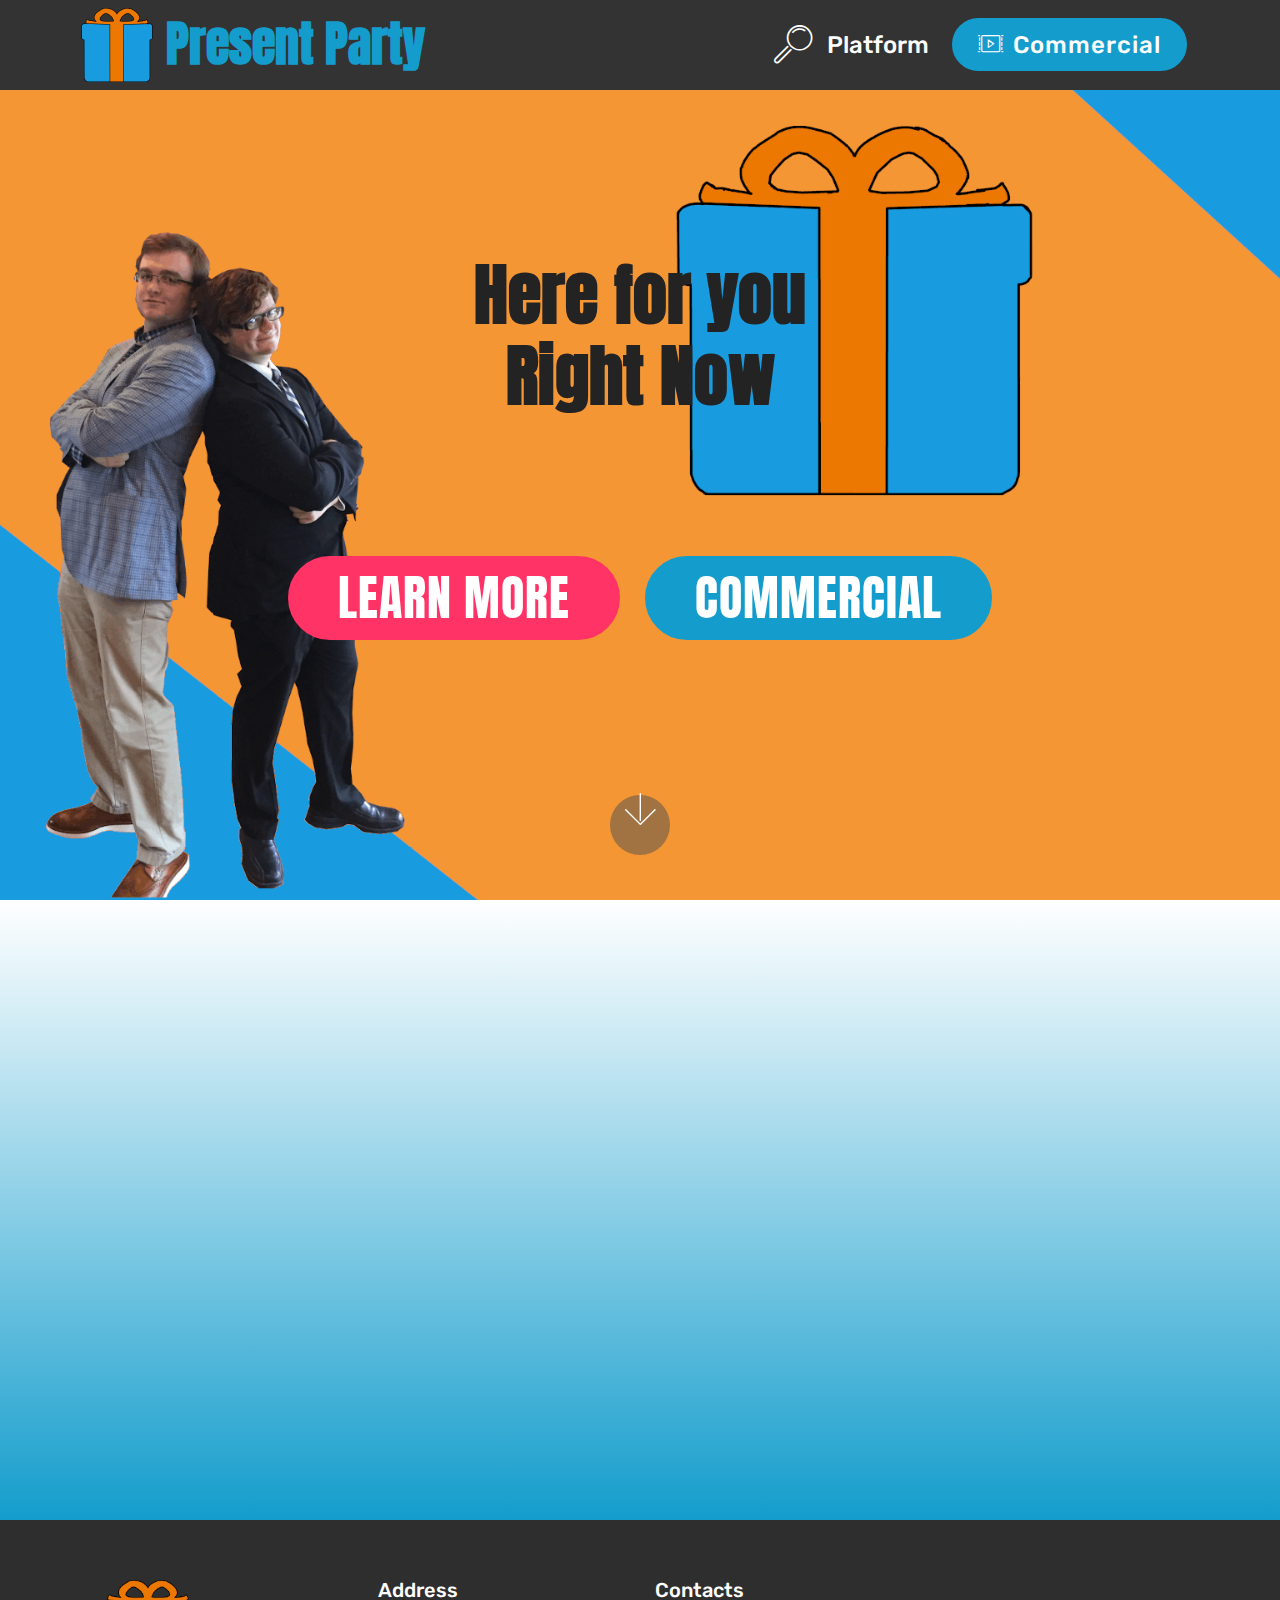
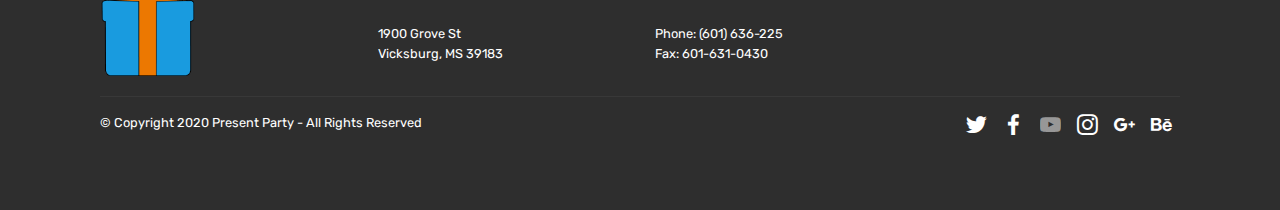
<file: index.html>
<!DOCTYPE html>
<html  >
<head>
  <!-- Site made with Mobirise Website Builder v4.12.0, https://mobirise.com -->
  <meta charset="UTF-8">
  <meta http-equiv="X-UA-Compatible" content="IE=edge">
  <meta name="generator" content="Mobirise v4.12.0, mobirise.com">
  <meta name="viewport" content="width=device-width, initial-scale=1, minimum-scale=1">
  <link rel="shortcut icon" href="assets/images/logo-148x148.png" type="image/x-icon">
  <meta name="description" content="The official Present Party Website">
  
  <title>Home</title>
  <link rel="stylesheet" href="assets/web/assets/mobirise-icons/mobirise-icons.css">
  <link rel="stylesheet" href="assets/bootstrap/css/bootstrap.min.css">
  <link rel="stylesheet" href="assets/bootstrap/css/bootstrap-grid.min.css">
  <link rel="stylesheet" href="assets/bootstrap/css/bootstrap-reboot.min.css">
  <link rel="stylesheet" href="assets/socicon/css/styles.css">
  <link rel="stylesheet" href="assets/tether/tether.min.css">
  <link rel="stylesheet" href="assets/dropdown/css/style.css">
  <link rel="stylesheet" href="assets/theme/css/style.css">
  <link rel="preload" as="style" href="assets/mobirise/css/mbr-additional.css"><link rel="stylesheet" href="assets/mobirise/css/mbr-additional.css" type="text/css">
  
  
  
</head>
<body>
  <section class="menu cid-qTkzRZLJNu" once="menu" id="menu1-0">

    

    <nav class="navbar navbar-expand beta-menu navbar-dropdown align-items-center navbar-fixed-top navbar-toggleable-sm">
        <button class="navbar-toggler navbar-toggler-right" type="button" data-toggle="collapse" data-target="#navbarSupportedContent" aria-controls="navbarSupportedContent" aria-expanded="false" aria-label="Toggle navigation">
            <div class="hamburger">
                <span></span>
                <span></span>
                <span></span>
                <span></span>
            </div>
        </button>
        <div class="menu-logo">
            <div class="navbar-brand">
                <span class="navbar-logo">
                    
                         <a href="index.html"><img src="assets/images/logo-148x148.png" alt="Mobirise" title="" style="height: 4.6rem;"></a>
                    
                </span>
                <span class="navbar-caption-wrap"><a class="navbar-caption text-primary display-4" href="index.html">Present Party</a></span>
            </div>
        </div>
        <div class="collapse navbar-collapse" id="navbarSupportedContent">
            <ul class="navbar-nav nav-dropdown" data-app-modern-menu="true"><li class="nav-item">
                    <a class="nav-link link text-white display-5" href="Platform.html">
                        <span class="mbri-search mbr-iconfont mbr-iconfont-btn"></span>Platform</a>
                </li></ul>
            <div class="navbar-buttons mbr-section-btn"><a class="btn btn-sm btn-primary display-5" href="index.html#video3-l"><span class="mbri-video-play mbr-iconfont mbr-iconfont-btn"></span>
                    Commercial</a></div>
        </div>
    </nav>
</section>

<section class="engine"><a href="https://mobirise.info/i">free site creation software</a></section><section class="cid-qTkA127IK8 mbr-fullscreen mbr-parallax-background" id="header2-1">

    

    

    <div class="container align-center">
        <div class="row justify-content-md-center">
            <div class="mbr-white col-md-10">
                <h1 class="mbr-section-title mbr-bold pb-3 mbr-fonts-style display-1">Here for you<br>Right Now</h1>
                
                <p class="mbr-text pb-3 mbr-fonts-style display-5"><br><br></p>
                <div class="mbr-section-btn"><a class="btn btn-md btn-secondary display-4" href="Platform.html">LEARN MORE</a>
                    <a class="btn btn-md btn-primary display-4" href="index.html#video3-l">COMMERCIAL</a></div>
            </div>
        </div>
    </div>
    <div class="mbr-arrow hidden-sm-down" aria-hidden="true">
        <a href="#next">
            <i class="mbri-down mbr-iconfont"></i>
        </a>
    </div>
</section>

<section class="cid-rQ45mKrECz" id="video3-l">

    
    
    <figure class="mbr-figure align-center container">
        <div class="video-block" style="width: 80%;">
            <div><iframe class="mbr-embedded-video" src="https://www.youtube.com/embed/M_j52NWqTjM?rel=0&amp;amp;showinfo=0&amp;autoplay=0&amp;loop=0" width="1280" height="720" frameborder="0" allowfullscreen></iframe></div>
        </div>
    </figure>
</section>

<section class="cid-qTkAaeaxX5" id="footer1-2">

    

    

    <div class="container">
        <div class="media-container-row content text-white">
            <div class="col-12 col-md-3">
                <div class="media-wrap">
                    <a href="index.html">
                        <img src="assets/images/logo-148x148.png" alt="Mobirise" title="">
                    </a>
                </div>
            </div>
            <div class="col-12 col-md-3 mbr-fonts-style display-7">
                <h5 class="pb-3">
                    Address
                </h5>
                <p class="mbr-text">
                    1900 Grove St                    <br>Vicksburg, MS 39183
                </p>
            </div>
            <div class="col-12 col-md-3 mbr-fonts-style display-7">
                <h5 class="pb-3">
                    Contacts
                </h5>
                <p class="mbr-text">Phone: (601) 636-225 <br>Fax: 601-631-0430
                </p>
            </div>
            <div class="col-12 col-md-3 mbr-fonts-style display-7">
                <h5 class="pb-3"></h5>
                <p class="mbr-text"></p>
            </div>
        </div>
        <div class="footer-lower">
            <div class="media-container-row">
                <div class="col-sm-12">
                    <hr>
                </div>
            </div>
            <div class="media-container-row mbr-white">
                <div class="col-sm-6 copyright">
                    <p class="mbr-text mbr-fonts-style display-7">
                        © Copyright 2020 Present Party - All Rights Reserved
                    </p>
                </div>
                <div class="col-md-6">
                    <div class="social-list align-right">
                        <div class="soc-item">
                            
                                <span class="mbr-iconfont mbr-iconfont-social socicon-twitter socicon"></span>
                            
                        </div>
                        <div class="soc-item">
                            
                                <span class="mbr-iconfont mbr-iconfont-social socicon-facebook socicon"></span>
                            
                        </div>
                        <div class="soc-item">
                            
                                <a href="https://www.youtube.com/channel/UCw43kWxZbolIsffliUbosVw" target="_blank"><span class="mbr-iconfont mbr-iconfont-social socicon-youtube socicon"></span></a>
                            
                        </div>
                        <div class="soc-item">
                            
                                <span class="mbr-iconfont mbr-iconfont-social socicon-instagram socicon"></span>
                            
                        </div>
                        <div class="soc-item">
                            
                                <span class="mbr-iconfont mbr-iconfont-social socicon-googleplus socicon"></span>
                            
                        </div>
                        <div class="soc-item">
                            
                                <span class="mbr-iconfont mbr-iconfont-social socicon-behance socicon"></span>
                            
                        </div>
                    </div>
                </div>
            </div>
        </div>
    </div>
</section>


  <script src="assets/web/assets/jquery/jquery.min.js"></script>
  <script src="assets/popper/popper.min.js"></script>
  <script src="assets/bootstrap/js/bootstrap.min.js"></script>
  <script src="assets/tether/tether.min.js"></script>
  <script src="assets/dropdown/js/nav-dropdown.js"></script>
  <script src="assets/dropdown/js/navbar-dropdown.js"></script>
  <script src="assets/touchswipe/jquery.touch-swipe.min.js"></script>
  <script src="assets/parallax/jarallax.min.js"></script>
  <script src="assets/smoothscroll/smooth-scroll.js"></script>
  <script src="assets/theme/js/script.js"></script>
  
  
</body>
</html>
</file>
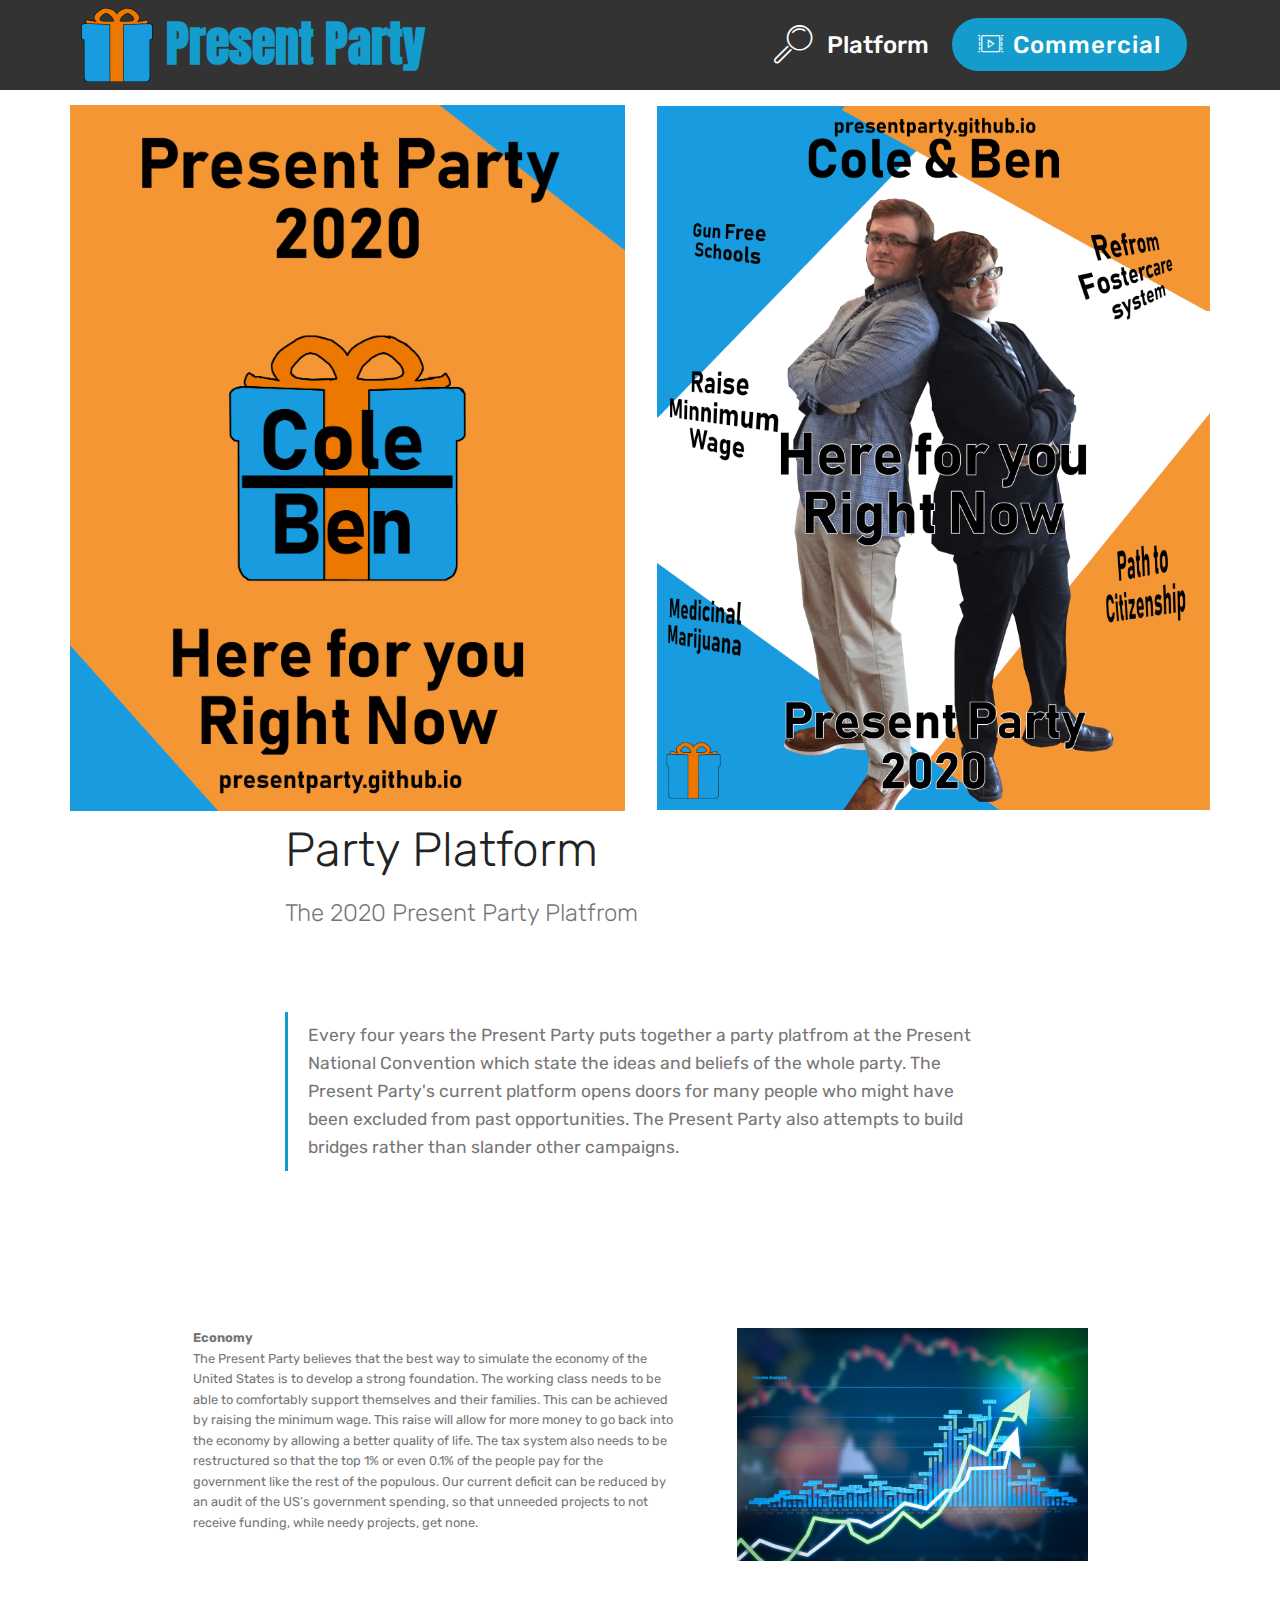
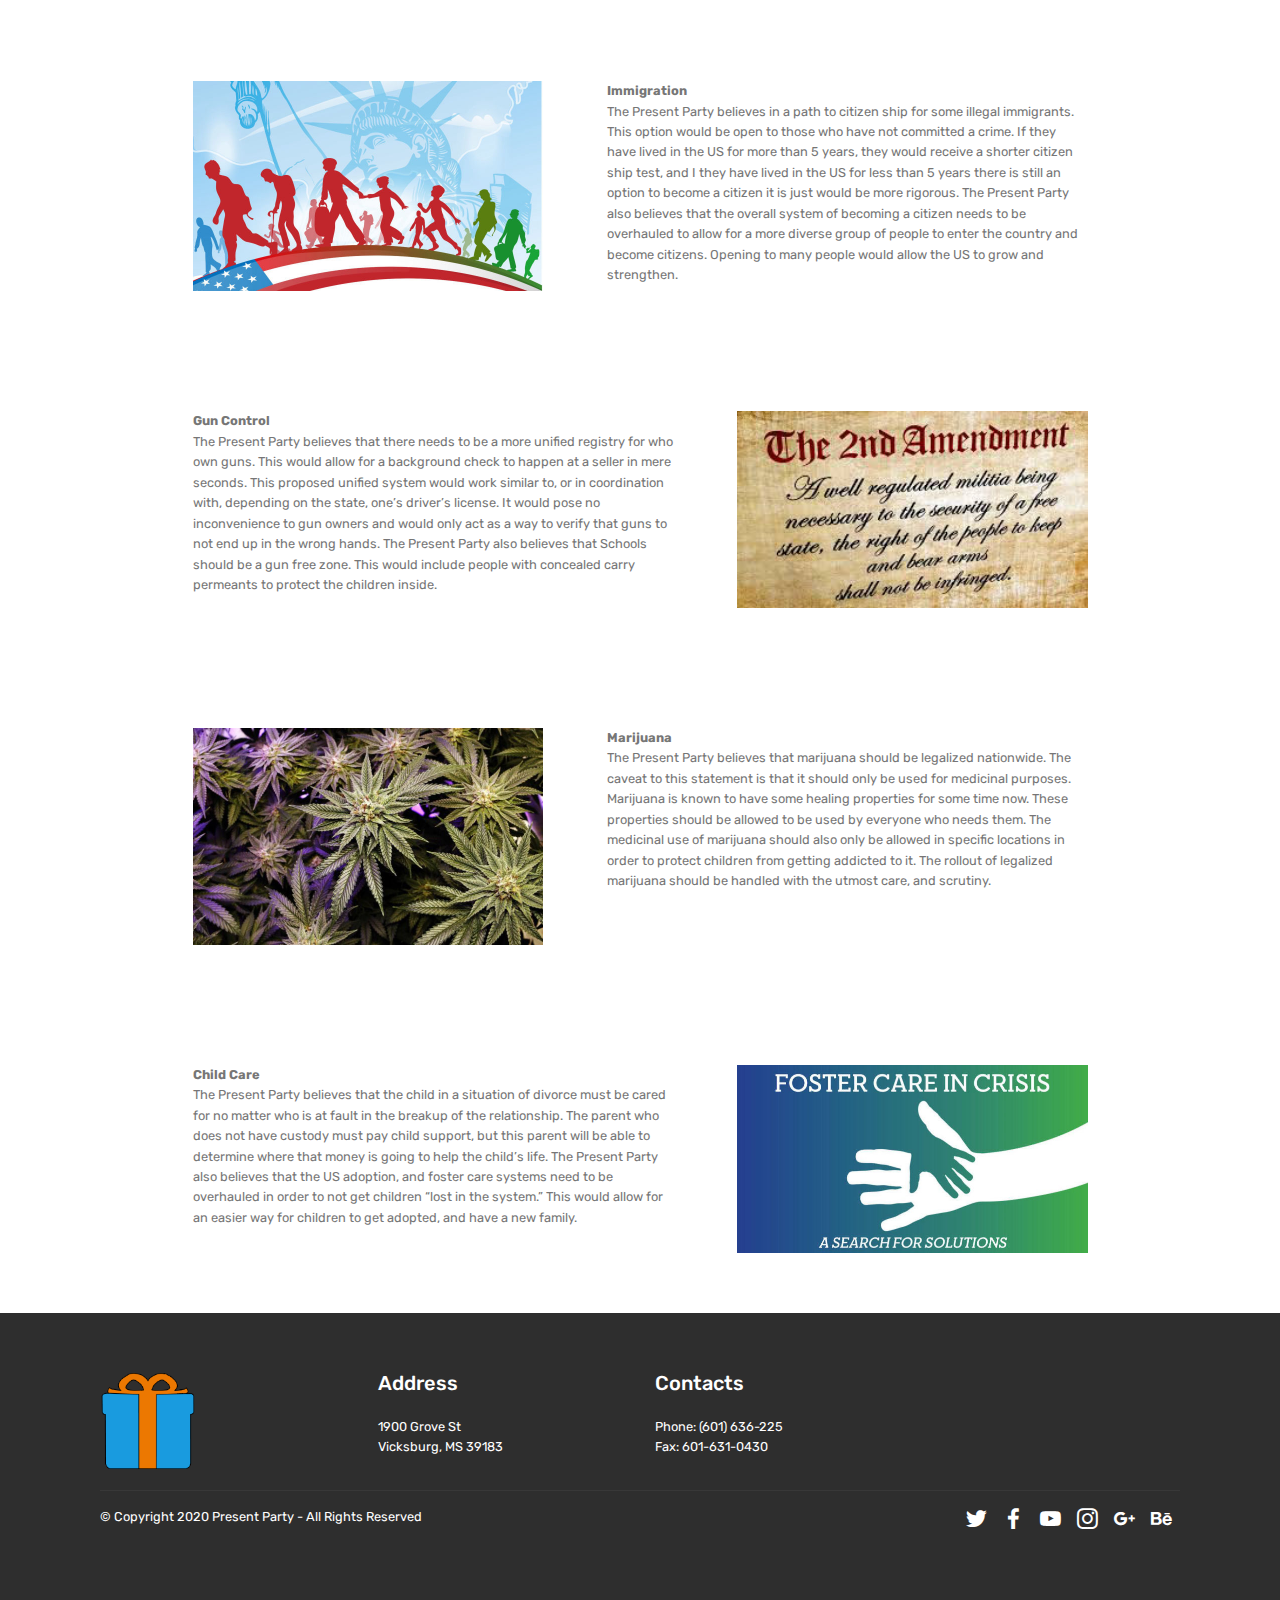
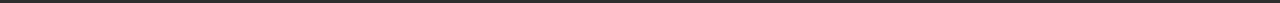
<file: Platform.html>
<!DOCTYPE html>
<html  >
<head>
  <!-- Site made with Mobirise Website Builder v4.12.0, https://mobirise.com -->
  <meta charset="UTF-8">
  <meta http-equiv="X-UA-Compatible" content="IE=edge">
  <meta name="generator" content="Mobirise v4.12.0, mobirise.com">
  <meta name="viewport" content="width=device-width, initial-scale=1, minimum-scale=1">
  <link rel="shortcut icon" href="assets/images/logo-148x148.png" type="image/x-icon">
  <meta name="description" content="The 2020 Present Party Platform">
  
  <title>Platform</title>
  <link rel="stylesheet" href="assets/web/assets/mobirise-icons/mobirise-icons.css">
  <link rel="stylesheet" href="assets/bootstrap/css/bootstrap.min.css">
  <link rel="stylesheet" href="assets/bootstrap/css/bootstrap-grid.min.css">
  <link rel="stylesheet" href="assets/bootstrap/css/bootstrap-reboot.min.css">
  <link rel="stylesheet" href="assets/tether/tether.min.css">
  <link rel="stylesheet" href="assets/dropdown/css/style.css">
  <link rel="stylesheet" href="assets/socicon/css/styles.css">
  <link rel="stylesheet" href="assets/theme/css/style.css">
  <link rel="preload" as="style" href="assets/mobirise/css/mbr-additional.css"><link rel="stylesheet" href="assets/mobirise/css/mbr-additional.css" type="text/css">
  
  
  
</head>
<body>
  <section class="menu cid-qTkzRZLJNu" once="menu" id="menu1-3">

    

    <nav class="navbar navbar-expand beta-menu navbar-dropdown align-items-center navbar-fixed-top navbar-toggleable-sm">
        <button class="navbar-toggler navbar-toggler-right" type="button" data-toggle="collapse" data-target="#navbarSupportedContent" aria-controls="navbarSupportedContent" aria-expanded="false" aria-label="Toggle navigation">
            <div class="hamburger">
                <span></span>
                <span></span>
                <span></span>
                <span></span>
            </div>
        </button>
        <div class="menu-logo">
            <div class="navbar-brand">
                <span class="navbar-logo">
                    
                         <a href="index.html"><img src="assets/images/logo-148x148.png" alt="Mobirise" title="" style="height: 4.6rem;"></a>
                    
                </span>
                <span class="navbar-caption-wrap"><a class="navbar-caption text-primary display-4" href="index.html">Present Party</a></span>
            </div>
        </div>
        <div class="collapse navbar-collapse" id="navbarSupportedContent">
            <ul class="navbar-nav nav-dropdown" data-app-modern-menu="true"><li class="nav-item">
                    <a class="nav-link link text-white display-5" href="Platform.html">
                        <span class="mbri-search mbr-iconfont mbr-iconfont-btn"></span>Platform</a>
                </li></ul>
            <div class="navbar-buttons mbr-section-btn"><a class="btn btn-sm btn-primary display-5" href="index.html#video3-l"><span class="mbri-video-play mbr-iconfont mbr-iconfont-btn"></span>
                    Commercial</a></div>
        </div>
    </nav>
</section>

<section class="engine"><a href="https://mobirise.info/y">free html web templates</a></section><section class="cid-rQ0sCV9GEm" id="image4-6">
    <!-- Block parameters controls (Blue "Gear" panel) -->
    
    <!-- End block parameters -->
    <div class="container images-container container-fluid">
            <div class="media-container-row" style="width: 66%;">
                <div class="img-item item1" style="width: 103%;">
                    <img src="assets/images/poster-1-1404x1787.png" alt="" title="">
                    
                </div>
                <div class="img-item">
                    <img src="assets/images/poster-2-812x1033.png" alt="" title="">
                    
                </div>
            </div>
    </div>
</section>

<section class="mbr-section content4 cid-rQ0tc7r0Cy" id="content4-7">

    

    <div class="container">
        <div class="media-container-row">
            <div class="title col-12 col-md-8">
                <h2 class="align-center pb-3 mbr-fonts-style display-2">Party Platform</h2>
                <h3 class="mbr-section-subtitle align-center mbr-light mbr-fonts-style display-5">
                    The 2020 Present Party Platfrom</h3>
                
            </div>
        </div>
    </div>
</section>

<section class="mbr-section article content1 cid-rQ0upDvrgN" id="content2-f">

     

    <div class="container">
        <div class="media-container-row">
            <div class="mbr-text col-12 col-md-8 mbr-fonts-style display-7">
                <blockquote><span style="font-style: normal;">Every four years the Present Party puts together a party platfrom at the Present National Convention which state the ideas and beliefs of the whole party. The Present Party's current platform opens doors for many people who might have been excluded from past opportunities. The Present Party also attempts to build bridges rather than slander other campaigns.</span></blockquote>
            </div>
        </div>
    </div>
</section>

<section class="mbr-section content7 cid-rQ0DvDjDOQ" id="content7-i">
          
    

    <div class="container">
        <div class="media-container-row">
            <div class="col-12 col-md-10">
                <div class="media-container-row">
                    <div class="media-content">
                        <div class="mbr-section-text">
                            <p class="mbr-text align-right mb-0 mbr-fonts-style display-7"><strong>Economy 
</strong><br>The Present Party believes that the best way to simulate the economy of the United States is to develop a strong foundation. The working class needs to be able to comfortably support themselves and their families. This can be achieved by raising the minimum wage. This raise will allow for more money to go back into the economy by allowing a better quality of life. The tax system also needs to be restructured so that the top 1% or even 0.1% of the people pay for the government like the rest of the populous. Our current deficit can be reduced by an audit of the US’s government spending, so that unneeded projects to not receive funding, while needy projects, get none.&nbsp;</p>
                        </div>
                    </div>
                    <div class="mbr-figure" style="width: 80%;">
                     <img src="assets/images/economy-700x465.jpg" alt="Mobirise" title="">  
                    </div>
                </div>
            </div>
        </div>
    </div>
</section>

<section class="mbr-section content7 cid-rQ0teWRTZX" id="content7-9">
          
    

    <div class="container">
        <div class="media-container-row">
            <div class="col-12 col-md-10">
                <div class="media-container-row">
                    <div class="media-content">
                        <div class="mbr-section-text">
                            <p class="mbr-text align-right mb-0 mbr-fonts-style display-7"><strong>Immigration</strong><br>The Present Party believes in a path to citizen ship for some illegal immigrants. This option would be open to those who have not committed a crime. If they have lived in the US for more than 5 years, they would receive a shorter citizen ship test, and I they have lived in the US for less than 5 years there is still an option to become a citizen it is just would be more rigorous. The Present Party also believes that the overall system of becoming a citizen needs to be overhauled to allow for a more diverse group of people to enter the country and become citizens. Opening to many people would allow the US to grow and strengthen.&nbsp;<br></p>
                        </div>
                    </div>
                    <div class="mbr-figure" style="width: 80%;">
                     <img src="assets/images/immigration-myths-700x420.jpg" alt="Mobirise" title="">  
                    </div>
                </div>
            </div>
        </div>
    </div>
</section>

<section class="mbr-section content7 cid-rQ0CsqYyII" id="content7-g">
          
    

    <div class="container">
        <div class="media-container-row">
            <div class="col-12 col-md-10">
                <div class="media-container-row">
                    <div class="media-content">
                        <div class="mbr-section-text">
                            <p class="mbr-text align-right mb-0 mbr-fonts-style display-7"><strong>Gun Control
</strong><br>The Present Party believes that there needs to be a more unified registry for who own guns. This would allow for a background check to happen at a seller in mere seconds. This proposed unified system would work similar to, or in coordination with, depending on the state, one’s driver’s license. It would pose no inconvenience to gun owners and would only act as a way to verify that guns to not end up in the wrong hands. The Present Party also believes that Schools should be a gun free zone. This would include people with concealed carry permeants to protect the children inside.&nbsp;</p>
                        </div>
                    </div>
                    <div class="mbr-figure" style="width: 80%;">
                     <img src="assets/images/second-ammendment-299x168.jpg" alt="Mobirise" title="">  
                    </div>
                </div>
            </div>
        </div>
    </div>
</section>

<section class="mbr-section content7 cid-rQ0tgIGfwP" id="content7-b">
          
    

    <div class="container">
        <div class="media-container-row">
            <div class="col-12 col-md-10">
                <div class="media-container-row">
                    <div class="media-content">
                        <div class="mbr-section-text">
                            <p class="mbr-text align-right mb-0 mbr-fonts-style display-7"><strong>Marijuana &nbsp;</strong><br>The Present Party believes that marijuana should be legalized nationwide. The caveat to this statement is that it should only be used for medicinal purposes. Marijuana is known to have some healing properties for some time now. These properties should be allowed to be used by everyone who needs them. The medicinal use of marijuana should also only be allowed in specific locations in order to protect children from getting addicted to it. The rollout of legalized marijuana should be handled with the utmost care, and scrutiny.&nbsp;</p>
                        </div>
                    </div>
                    <div class="mbr-figure" style="width: 80%;">
                     <img src="assets/images/marijuana-700x433.jpg" alt="Mobirise" title="">  
                    </div>
                </div>
            </div>
        </div>
    </div>
</section>

<section class="mbr-section content7 cid-rQ0CTR0Fbz" id="content7-h">
          
    

    <div class="container">
        <div class="media-container-row">
            <div class="col-12 col-md-10">
                <div class="media-container-row">
                    <div class="media-content">
                        <div class="mbr-section-text">
                            <p class="mbr-text align-right mb-0 mbr-fonts-style display-7"><strong>Child Care</strong>
<br>The Present Party believes that the child in a situation of divorce must be cared for no matter who is at fault in the breakup of the relationship. The parent who does not have custody must pay child support, but this parent will be able to determine where that money is going to help the child’s life. The Present Party also believes that the US adoption, and foster care systems need to be overhauled in order to not get children “lost in the system.” This would allow for an easier way for children to get adopted, and have a new family.</p>
                        </div>
                    </div>
                    <div class="mbr-figure" style="width: 80%;">
                     <img src="assets/images/child-care-700x376.jpg" alt="Mobirise" title="">  
                    </div>
                </div>
            </div>
        </div>
    </div>
</section>

<section class="cid-rQ0NM4Rhtj" id="footer1-k">

    

    

    <div class="container">
        <div class="media-container-row content text-white">
            <div class="col-12 col-md-3">
                <div class="media-wrap">
                    <a href="index.html">
                        <img src="assets/images/logo-148x148.png" alt="Mobirise" title="">
                    </a>
                </div>
            </div>
            <div class="col-12 col-md-3 mbr-fonts-style display-7">
                <h5 class="pb-3">
                    Address
                </h5>
                <p class="mbr-text">
                    1900 Grove St                    <br>Vicksburg, MS 39183
                </p>
            </div>
            <div class="col-12 col-md-3 mbr-fonts-style display-7">
                <h5 class="pb-3">
                    Contacts
                </h5>
                <p class="mbr-text">Phone: (601) 636-225 <br>Fax: 601-631-0430
                </p>
            </div>
            <div class="col-12 col-md-3 mbr-fonts-style display-7">
                <h5 class="pb-3"></h5>
                <p class="mbr-text"></p>
            </div>
        </div>
        <div class="footer-lower">
            <div class="media-container-row">
                <div class="col-sm-12">
                    <hr>
                </div>
            </div>
            <div class="media-container-row mbr-white">
                <div class="col-sm-6 copyright">
                    <p class="mbr-text mbr-fonts-style display-7">
                        © Copyright 2020 Present Party - All Rights Reserved
                    </p>
                </div>
                <div class="col-md-6">
                    <div class="social-list align-right">
                        <div class="soc-item">
                            
                                <span class="mbr-iconfont mbr-iconfont-social socicon-twitter socicon"></span>
                            
                        </div>
                        <div class="soc-item">
                            
                                <span class="mbr-iconfont mbr-iconfont-social socicon-facebook socicon"></span>
                            
                        </div>
                        <div class="soc-item">
                            
                                <span class="mbr-iconfont mbr-iconfont-social socicon-youtube socicon"></span>
                            
                        </div>
                        <div class="soc-item">
                            
                                <span class="mbr-iconfont mbr-iconfont-social socicon-instagram socicon"></span>
                            
                        </div>
                        <div class="soc-item">
                            
                                <span class="mbr-iconfont mbr-iconfont-social socicon-googleplus socicon"></span>
                            
                        </div>
                        <div class="soc-item">
                            
                                <span class="mbr-iconfont mbr-iconfont-social socicon-behance socicon"></span>
                            
                        </div>
                    </div>
                </div>
            </div>
        </div>
    </div>
</section>


  <script src="assets/web/assets/jquery/jquery.min.js"></script>
  <script src="assets/popper/popper.min.js"></script>
  <script src="assets/bootstrap/js/bootstrap.min.js"></script>
  <script src="assets/tether/tether.min.js"></script>
  <script src="assets/smoothscroll/smooth-scroll.js"></script>
  <script src="assets/dropdown/js/nav-dropdown.js"></script>
  <script src="assets/dropdown/js/navbar-dropdown.js"></script>
  <script src="assets/touchswipe/jquery.touch-swipe.min.js"></script>
  <script src="assets/theme/js/script.js"></script>
  
  
</body>
</html>
</file>
<file: assets/web/assets/mobirise-icons/mobirise-icons.css>
@font-face {
  font-family: 'MobiriseIcons';
  src:  url('mobirise-icons.eot?spat4u');
  src:  url('mobirise-icons.eot?spat4u#iefix') format('embedded-opentype'),
    url('mobirise-icons.ttf?spat4u') format('truetype'),
    url('mobirise-icons.woff?spat4u') format('woff'),
    url('mobirise-icons.svg?spat4u#MobiriseIcons') format('svg');
  font-weight: normal;
  font-style: normal;
  font-display: swap;
}

[class^="mbri-"], [class*=" mbri-"] {
  /* use !important to prevent issues with browser extensions that change fonts */
  font-family: MobiriseIcons !important;
  speak: none;
  font-style: normal;
  font-weight: normal;
  font-variant: normal;
  text-transform: none;
  line-height: 1;

  /* Better Font Rendering =========== */
  -webkit-font-smoothing: antialiased;
  -moz-osx-font-smoothing: grayscale;
}

.mbri-add-submenu:before {
  content: "\e900";
}
.mbri-alert:before {
  content: "\e901";
}
.mbri-align-center:before {
  content: "\e902";
}
.mbri-align-justify:before {
  content: "\e903";
}
.mbri-align-left:before {
  content: "\e904";
}
.mbri-align-right:before {
  content: "\e905";
}
.mbri-android:before {
  content: "\e906";
}
.mbri-apple:before {
  content: "\e907";
}
.mbri-arrow-down:before {
  content: "\e908";
}
.mbri-arrow-next:before {
  content: "\e909";
}
.mbri-arrow-prev:before {
  content: "\e90a";
}
.mbri-arrow-up:before {
  content: "\e90b";
}
.mbri-bold:before {
  content: "\e90c";
}
.mbri-bookmark:before {
  content: "\e90d";
}
.mbri-bootstrap:before {
  content: "\e90e";
}
.mbri-briefcase:before {
  content: "\e90f";
}
.mbri-browse:before {
  content: "\e910";
}
.mbri-bulleted-list:before {
  content: "\e911";
}
.mbri-calendar:before {
  content: "\e912";
}
.mbri-camera:before {
  content: "\e913";
}
.mbri-cart-add:before {
  content: "\e914";
}
.mbri-cart-full:before {
  content: "\e915";
}
.mbri-cash:before {
  content: "\e916";
}
.mbri-change-style:before {
  content: "\e917";
}
.mbri-chat:before {
  content: "\e918";
}
.mbri-clock:before {
  content: "\e919";
}
.mbri-close:before {
  content: "\e91a";
}
.mbri-cloud:before {
  content: "\e91b";
}
.mbri-code:before {
  content: "\e91c";
}
.mbri-contact-form:before {
  content: "\e91d";
}
.mbri-credit-card:before {
  content: "\e91e";
}
.mbri-cursor-click:before {
  content: "\e91f";
}
.mbri-cust-feedback:before {
  content: "\e920";
}
.mbri-database:before {
  content: "\e921";
}
.mbri-delivery:before {
  content: "\e922";
}
.mbri-desktop:before {
  content: "\e923";
}
.mbri-devices:before {
  content: "\e924";
}
.mbri-down:before {
  content: "\e925";
}
.mbri-download:before {
  content: "\e989";
}
.mbri-drag-n-drop:before {
  content: "\e927";
}
.mbri-drag-n-drop2:before {
  content: "\e928";
}
.mbri-edit:before {
  content: "\e929";
}
.mbri-edit2:before {
  content: "\e92a";
}
.mbri-error:before {
  content: "\e92b";
}
.mbri-extension:before {
  content: "\e92c";
}
.mbri-features:before {
  content: "\e92d";
}
.mbri-file:before {
  content: "\e92e";
}
.mbri-flag:before {
  content: "\e92f";
}
.mbri-folder:before {
  content: "\e930";
}
.mbri-gift:before {
  content: "\e931";
}
.mbri-github:before {
  content: "\e932";
}
.mbri-globe:before {
  content: "\e933";
}
.mbri-globe-2:before {
  content: "\e934";
}
.mbri-growing-chart:before {
  content: "\e935";
}
.mbri-hearth:before {
  content: "\e936";
}
.mbri-help:before {
  content: "\e937";
}
.mbri-home:before {
  content: "\e938";
}
.mbri-hot-cup:before {
  content: "\e939";
}
.mbri-idea:before {
  content: "\e93a";
}
.mbri-image-gallery:before {
  content: "\e93b";
}
.mbri-image-slider:before {
  content: "\e93c";
}
.mbri-info:before {
  content: "\e93d";
}
.mbri-italic:before {
  content: "\e93e";
}
.mbri-key:before {
  content: "\e93f";
}
.mbri-laptop:before {
  content: "\e940";
}
.mbri-layers:before {
  content: "\e941";
}
.mbri-left-right:before {
  content: "\e942";
}
.mbri-left:before {
  content: "\e943";
}
.mbri-letter:before {
  content: "\e944";
}
.mbri-like:before {
  content: "\e945";
}
.mbri-link:before {
  content: "\e946";
}
.mbri-lock:before {
  content: "\e947";
}
.mbri-login:before {
  content: "\e948";
}
.mbri-logout:before {
  content: "\e949";
}
.mbri-magic-stick:before {
  content: "\e94a";
}
.mbri-map-pin:before {
  content: "\e94b";
}
.mbri-menu:before {
  content: "\e94c";
}
.mbri-mobile:before {
  content: "\e94d";
}
.mbri-mobile2:before {
  content: "\e94e";
}
.mbri-mobirise:before {
  content: "\e94f";
}
.mbri-more-horizontal:before {
  content: "\e950";
}
.mbri-more-vertical:before {
  content: "\e951";
}
.mbri-music:before {
  content: "\e952";
}
.mbri-new-file:before {
  content: "\e953";
}
.mbri-numbered-list:before {
  content: "\e954";
}
.mbri-opened-folder:before {
  content: "\e955";
}
.mbri-pages:before {
  content: "\e956";
}
.mbri-paper-plane:before {
  content: "\e957";
}
.mbri-paperclip:before {
  content: "\e958";
}
.mbri-photo:before {
  content: "\e959";
}
.mbri-photos:before {
  content: "\e95a";
}
.mbri-pin:before {
  content: "\e95b";
}
.mbri-play:before {
  content: "\e95c";
}
.mbri-plus:before {
  content: "\e95d";
}
.mbri-preview:before {
  content: "\e95e";
}
.mbri-print:before {
  content: "\e95f";
}
.mbri-protect:before {
  content: "\e960";
}
.mbri-question:before {
  content: "\e961";
}
.mbri-quote-left:before {
  content: "\e962";
}
.mbri-quote-right:before {
  content: "\e963";
}
.mbri-refresh:before {
  content: "\e964";
}
.mbri-responsive:before {
  content: "\e965";
}
.mbri-right:before {
  content: "\e966";
}
.mbri-rocket:before {
  content: "\e967";
}
.mbri-sad-face:before {
  content: "\e968";
}
.mbri-sale:before {
  content: "\e969";
}
.mbri-save:before {
  content: "\e96a";
}
.mbri-search:before {
  content: "\e96b";
}
.mbri-setting:before {
  content: "\e96c";
}
.mbri-setting2:before {
  content: "\e96d";
}
.mbri-setting3:before {
  content: "\e96e";
}
.mbri-share:before {
  content: "\e96f";
}
.mbri-shopping-bag:before {
  content: "\e970";
}
.mbri-shopping-basket:before {
  content: "\e971";
}
.mbri-shopping-cart:before {
  content: "\e972";
}
.mbri-sites:before {
  content: "\e973";
}
.mbri-smile-face:before {
  content: "\e974";
}
.mbri-speed:before {
  content: "\e975";
}
.mbri-star:before {
  content: "\e976";
}
.mbri-success:before {
  content: "\e977";
}
.mbri-sun:before {
  content: "\e978";
}
.mbri-sun2:before {
  content: "\e979";
}
.mbri-tablet:before {
  content: "\e97a";
}
.mbri-tablet-vertical:before {
  content: "\e97b";
}
.mbri-target:before {
  content: "\e97c";
}
.mbri-timer:before {
  content: "\e97d";
}
.mbri-to-ftp:before {
  content: "\e97e";
}
.mbri-to-local-drive:before {
  content: "\e97f";
}
.mbri-touch-swipe:before {
  content: "\e980";
}
.mbri-touch:before {
  content: "\e981";
}
.mbri-trash:before {
  content: "\e982";
}
.mbri-underline:before {
  content: "\e983";
}
.mbri-unlink:before {
  content: "\e984";
}
.mbri-unlock:before {
  content: "\e985";
}
.mbri-up-down:before {
  content: "\e986";
}
.mbri-up:before {
  content: "\e987";
}
.mbri-update:before {
  content: "\e988";
}
.mbri-upload:before {
 content: "\e926"; 
}
.mbri-user:before {
  content: "\e98a";
}
.mbri-user2:before {
  content: "\e98b";
}
.mbri-users:before {
  content: "\e98c";
}
.mbri-video:before {
  content: "\e98d";
}
.mbri-video-play:before {
  content: "\e98e";
}
.mbri-watch:before {
  content: "\e98f";
}
.mbri-website-theme:before {
  content: "\e990";
}
.mbri-wifi:before {
  content: "\e991";
}
.mbri-windows:before {
  content: "\e992";
}
.mbri-zoom-out:before {
  content: "\e993";
}
.mbri-redo:before {
  content: "\e994";
}
.mbri-undo:before {
  content: "\e995";
}
</file>
<file: assets/socicon/css/styles.css>
@charset "UTF-8";

@font-face {
  font-family: "socicon";
  src:url("../fonts/socicon.eot");
  src:url("../fonts/socicon.eot?#iefix") format("embedded-opentype"),
    url("../fonts/socicon.woff") format("woff"),
    url("../fonts/socicon.ttf") format("truetype"),
    url("../fonts/socicon.svg#socicon") format("svg");
  font-weight: normal;
  font-style: normal;
  font-display:swap;
}

[data-icon]:before {
  font-family: "socicon" !important;
  content: attr(data-icon);
  font-style: normal !important;
  font-weight: normal !important;
  font-variant: normal !important;
  text-transform: none !important;
  speak: none;
  line-height: 1;
  -webkit-font-smoothing: antialiased;
  -moz-osx-font-smoothing: grayscale;
}

[class^="socicon-"]:before,
[class*=" socicon-"]:before {
  font-family: "socicon" !important;
  font-style: normal !important;
  font-weight: normal !important;
  font-variant: normal !important;
  text-transform: none !important;
  speak: none;
  line-height: 1;
  -webkit-font-smoothing: antialiased;
  -moz-osx-font-smoothing: grayscale;
}

.socicon-modelmayhem:before {
  content: "\e000";
}
.socicon-mixcloud:before {
  content: "\e001";
}
.socicon-drupal:before {
  content: "\e002";
}
.socicon-swarm:before {
  content: "\e003";
}
.socicon-istock:before {
  content: "\e004";
}
.socicon-yammer:before {
  content: "\e005";
}
.socicon-ello:before {
  content: "\e006";
}
.socicon-stackoverflow:before {
  content: "\e007";
}
.socicon-persona:before {
  content: "\e008";
}
.socicon-triplej:before {
  content: "\e009";
}
.socicon-houzz:before {
  content: "\e00a";
}
.socicon-rss:before {
  content: "\e00b";
}
.socicon-paypal:before {
  content: "\e00c";
}
.socicon-odnoklassniki:before {
  content: "\e00d";
}
.socicon-airbnb:before {
  content: "\e00e";
}
.socicon-periscope:before {
  content: "\e00f";
}
.socicon-outlook:before {
  content: "\e010";
}
.socicon-coderwall:before {
  content: "\e011";
}
.socicon-tripadvisor:before {
  content: "\e012";
}
.socicon-appnet:before {
  content: "\e013";
}
.socicon-goodreads:before {
  content: "\e014";
}
.socicon-tripit:before {
  content: "\e015";
}
.socicon-lanyrd:before {
  content: "\e016";
}
.socicon-slideshare:before {
  content: "\e017";
}
.socicon-buffer:before {
  content: "\e018";
}
.socicon-disqus:before {
  content: "\e019";
}
.socicon-vkontakte:before {
  content: "\e01a";
}
.socicon-whatsapp:before {
  content: "\e01b";
}
.socicon-patreon:before {
  content: "\e01c";
}
.socicon-storehouse:before {
  content: "\e01d";
}
.socicon-pocket:before {
  content: "\e01e";
}
.socicon-mail:before {
  content: "\e01f";
}
.socicon-blogger:before {
  content: "\e020";
}
.socicon-technorati:before {
  content: "\e021";
}
.socicon-reddit:before {
  content: "\e022";
}
.socicon-dribbble:before {
  content: "\e023";
}
.socicon-stumbleupon:before {
  content: "\e024";
}
.socicon-digg:before {
  content: "\e025";
}
.socicon-envato:before {
  content: "\e026";
}
.socicon-behance:before {
  content: "\e027";
}
.socicon-delicious:before {
  content: "\e028";
}
.socicon-deviantart:before {
  content: "\e029";
}
.socicon-forrst:before {
  content: "\e02a";
}
.socicon-play:before {
  content: "\e02b";
}
.socicon-zerply:before {
  content: "\e02c";
}
.socicon-wikipedia:before {
  content: "\e02d";
}
.socicon-apple:before {
  content: "\e02e";
}
.socicon-flattr:before {
  content: "\e02f";
}
.socicon-github:before {
  content: "\e030";
}
.socicon-renren:before {
  content: "\e031";
}
.socicon-friendfeed:before {
  content: "\e032";
}
.socicon-newsvine:before {
  content: "\e033";
}
.socicon-identica:before {
  content: "\e034";
}
.socicon-bebo:before {
  content: "\e035";
}
.socicon-zynga:before {
  content: "\e036";
}
.socicon-steam:before {
  content: "\e037";
}
.socicon-xbox:before {
  content: "\e038";
}
.socicon-windows:before {
  content: "\e039";
}
.socicon-qq:before {
  content: "\e03a";
}
.socicon-douban:before {
  content: "\e03b";
}
.socicon-meetup:before {
  content: "\e03c";
}
.socicon-playstation:before {
  content: "\e03d";
}
.socicon-android:before {
  content: "\e03e";
}
.socicon-snapchat:before {
  content: "\e03f";
}
.socicon-twitter:before {
  content: "\e040";
}
.socicon-facebook:before {
  content: "\e041";
}
.socicon-googleplus:before {
  content: "\e042";
}
.socicon-pinterest:before {
  content: "\e043";
}
.socicon-foursquare:before {
  content: "\e044";
}
.socicon-yahoo:before {
  content: "\e045";
}
.socicon-skype:before {
  content: "\e046";
}
.socicon-yelp:before {
  content: "\e047";
}
.socicon-feedburner:before {
  content: "\e048";
}
.socicon-linkedin:before {
  content: "\e049";
}
.socicon-viadeo:before {
  content: "\e04a";
}
.socicon-xing:before {
  content: "\e04b";
}
.socicon-myspace:before {
  content: "\e04c";
}
.socicon-soundcloud:before {
  content: "\e04d";
}
.socicon-spotify:before {
  content: "\e04e";
}
.socicon-grooveshark:before {
  content: "\e04f";
}
.socicon-lastfm:before {
  content: "\e050";
}
.socicon-youtube:before {
  content: "\e051";
}
.socicon-vimeo:before {
  content: "\e052";
}
.socicon-dailymotion:before {
  content: "\e053";
}
.socicon-vine:before {
  content: "\e054";
}
.socicon-flickr:before {
  content: "\e055";
}
.socicon-500px:before {
  content: "\e056";
}
.socicon-wordpress:before {
  content: "\e058";
}
.socicon-tumblr:before {
  content: "\e059";
}
.socicon-twitch:before {
  content: "\e05a";
}
.socicon-8tracks:before {
  content: "\e05b";
}
.socicon-amazon:before {
  content: "\e05c";
}
.socicon-icq:before {
  content: "\e05d";
}
.socicon-smugmug:before {
  content: "\e05e";
}
.socicon-ravelry:before {
  content: "\e05f";
}
.socicon-weibo:before {
  content: "\e060";
}
.socicon-baidu:before {
  content: "\e061";
}
.socicon-angellist:before {
  content: "\e062";
}
.socicon-ebay:before {
  content: "\e063";
}
.socicon-imdb:before {
  content: "\e064";
}
.socicon-stayfriends:before {
  content: "\e065";
}
.socicon-residentadvisor:before {
  content: "\e066";
}
.socicon-google:before {
  content: "\e067";
}
.socicon-yandex:before {
  content: "\e068";
}
.socicon-sharethis:before {
  content: "\e069";
}
.socicon-bandcamp:before {
  content: "\e06a";
}
.socicon-itunes:before {
  content: "\e06b";
}
.socicon-deezer:before {
  content: "\e06c";
}
.socicon-telegram:before {
  content: "\e06e";
}
.socicon-openid:before {
  content: "\e06f";
}
.socicon-amplement:before {
  content: "\e070";
}
.socicon-viber:before {
  content: "\e071";
}
.socicon-zomato:before {
  content: "\e072";
}
.socicon-draugiem:before {
  content: "\e074";
}
.socicon-endomodo:before {
  content: "\e075";
}
.socicon-filmweb:before {
  content: "\e076";
}
.socicon-stackexchange:before {
  content: "\e077";
}
.socicon-wykop:before {
  content: "\e078";
}
.socicon-teamspeak:before {
  content: "\e079";
}
.socicon-teamviewer:before {
  content: "\e07a";
}
.socicon-ventrilo:before {
  content: "\e07b";
}
.socicon-younow:before {
  content: "\e07c";
}
.socicon-raidcall:before {
  content: "\e07d";
}
.socicon-mumble:before {
  content: "\e07e";
}
.socicon-medium:before {
  content: "\e06d";
}
.socicon-bebee:before {
  content: "\e07f";
}
.socicon-hitbox:before {
  content: "\e080";
}
.socicon-reverbnation:before {
  content: "\e081";
}
.socicon-formulr:before {
  content: "\e082";
}
.socicon-instagram:before {
  content: "\e057";
}
.socicon-battlenet:before {
  content: "\e083";
}
.socicon-chrome:before {
  content: "\e084";
}
.socicon-discord:before {
  content: "\e086";
}
.socicon-issuu:before {
  content: "\e087";
}
.socicon-macos:before {
  content: "\e088";
}
.socicon-firefox:before {
  content: "\e089";
}
.socicon-opera:before {
  content: "\e08d";
}
.socicon-keybase:before {
  content: "\e090";
}
.socicon-alliance:before {
  content: "\e091";
}
.socicon-livejournal:before {
  content: "\e092";
}
.socicon-googlephotos:before {
  content: "\e093";
}
.socicon-horde:before {
  content: "\e094";
}
.socicon-etsy:before {
  content: "\e095";
}
.socicon-zapier:before {
  content: "\e096";
}
.socicon-google-scholar:before {
  content: "\e097";
}
.socicon-researchgate:before {
  content: "\e098";
}
.socicon-wechat:before {
  content: "\e099";
}
.socicon-strava:before {
  content: "\e09a";
}
.socicon-line:before {
  content: "\e09b";
}
.socicon-lyft:before {
  content: "\e09c";
}
.socicon-uber:before {
  content: "\e09d";
}
.socicon-songkick:before {
  content: "\e09e";
}
.socicon-viewbug:before {
  content: "\e09f";
}
.socicon-googlegroups:before {
  content: "\e0a0";
}
.socicon-quora:before {
  content: "\e073";
}
.socicon-diablo:before {
  content: "\e085";
}
.socicon-blizzard:before {
  content: "\e0a1";
}
.socicon-hearthstone:before {
  content: "\e08b";
}
.socicon-heroes:before {
  content: "\e08a";
}
.socicon-overwatch:before {
  content: "\e08c";
}
.socicon-warcraft:before {
  content: "\e08e";
}
.socicon-starcraft:before {
  content: "\e08f";
}
.socicon-beam:before {
  content: "\e0a2";
}
.socicon-curse:before {
  content: "\e0a3";
}
.socicon-player:before {
  content: "\e0a4";
}
.socicon-streamjar:before {
  content: "\e0a5";
}
.socicon-nintendo:before {
  content: "\e0a6";
}
.socicon-hellocoton:before {
  content: "\e0a7";
}
</file>
<file: assets/dropdown/css/style.css>
.navbar-dropdown {
  left: 0;
  padding: 0;
  position: absolute;
  right: 0;
  top: 0;
  transition: all 0.45s ease;
  z-index: 1030;
  background: #282828; }
  .navbar-dropdown .navbar-logo {
    margin-right: 0.8rem;
    transition: margin 0.3s ease-in-out;
    vertical-align: middle; }
    .navbar-dropdown .navbar-logo img {
      height: 3.125rem;
      transition: all 0.3s ease-in-out; }
    .navbar-dropdown .navbar-logo.mbr-iconfont {
      font-size: 3.125rem;
      line-height: 3.125rem; }
  .navbar-dropdown .navbar-caption {
    font-weight: 700;
    white-space: normal;
    vertical-align: -4px;
    line-height: 3.125rem !important; }
    .navbar-dropdown .navbar-caption, .navbar-dropdown .navbar-caption:hover {
      color: inherit;
      text-decoration: none; }
  .navbar-dropdown .mbr-iconfont + .navbar-caption {
    vertical-align: -1px; }
  .navbar-dropdown.navbar-fixed-top {
    position: fixed; }
  .navbar-dropdown .navbar-brand span {
    vertical-align: -4px; }
  .navbar-dropdown.bg-color.transparent {
    background: none; }
  .navbar-dropdown.navbar-short .navbar-brand {
    padding: 0.625rem 0; }
    .navbar-dropdown.navbar-short .navbar-brand span {
      vertical-align: -1px; }
  .navbar-dropdown.navbar-short .navbar-caption {
    line-height: 2.375rem !important;
    vertical-align: -2px; }
  .navbar-dropdown.navbar-short .navbar-logo {
    margin-right: 0.5rem; }
    .navbar-dropdown.navbar-short .navbar-logo img {
      height: 2.375rem; }
    .navbar-dropdown.navbar-short .navbar-logo.mbr-iconfont {
      font-size: 2.375rem;
      line-height: 2.375rem; }
  .navbar-dropdown.navbar-short .mbr-table-cell {
    height: 3.625rem; }
  .navbar-dropdown .navbar-close {
    left: 0.6875rem;
    position: fixed;
    top: 0.75rem;
    z-index: 1000; }
  .navbar-dropdown .hamburger-icon {
    content: "";
    display: inline-block;
    vertical-align: middle;
    width: 16px;
    -webkit-box-shadow: 0 -6px 0 1px #282828,0 0 0 1px #282828,0 6px 0 1px #282828;
    -moz-box-shadow: 0 -6px 0 1px #282828,0 0 0 1px #282828,0 6px 0 1px #282828;
    box-shadow: 0 -6px 0 1px #282828,0 0 0 1px #282828,0 6px 0 1px #282828; }

.dropdown-menu .dropdown-toggle[data-toggle="dropdown-submenu"]::after {
  border-bottom: 0.35em solid transparent;
  border-left: 0.35em solid;
  border-right: 0;
  border-top: 0.35em solid transparent;
  margin-left: 0.3rem; }

.dropdown-menu .dropdown-item:focus {
  outline: 0; }

.nav-dropdown {
  font-size: 0.75rem;
  font-weight: 500;
  height: auto !important; }
  .nav-dropdown .nav-btn {
    padding-left: 1rem; }
  .nav-dropdown .link {
    margin: .667em 1.667em;
    font-weight: 500;
    padding: 0;
    transition: color .2s ease-in-out; }
    .nav-dropdown .link.dropdown-toggle {
      margin-right: 2.583em; }
      .nav-dropdown .link.dropdown-toggle::after {
        margin-left: .25rem;
        border-top: 0.35em solid;
        border-right: 0.35em solid transparent;
        border-left: 0.35em solid transparent;
        border-bottom: 0; }
      .nav-dropdown .link.dropdown-toggle[aria-expanded="true"] {
        margin: 0;
        padding: 0.667em 3.263em  0.667em 1.667em; }
  .nav-dropdown .link::after,
  .nav-dropdown .dropdown-item::after {
    color: inherit; }
  .nav-dropdown .btn {
    font-size: 0.75rem;
    font-weight: 700;
    letter-spacing: 0;
    margin-bottom: 0;
    padding-left: 1.25rem;
    padding-right: 1.25rem; }
  .nav-dropdown .dropdown-menu {
    border-radius: 0;
    border: 0;
    left: 0;
    margin: 0;
    padding-bottom: 1.25rem;
    padding-top: 1.25rem;
    position: relative; }
  .nav-dropdown .dropdown-submenu {
    margin-left: 0.125rem;
    top: 0; }
  .nav-dropdown .dropdown-item {
    font-weight: 500;
    line-height: 2;
    padding: 0.3846em 4.615em 0.3846em 1.5385em;
    position: relative;
    transition: color .2s ease-in-out, background-color .2s ease-in-out; }
    .nav-dropdown .dropdown-item::after {
      margin-top: -0.3077em;
      position: absolute;
      right: 1.1538em;
      top: 50%; }
    .nav-dropdown .dropdown-item:focus, .nav-dropdown .dropdown-item:hover {
      background: none; }

@media (max-width: 767px) {
  .nav-dropdown.navbar-toggleable-sm {
    bottom: 0;
    display: none;
    left: 0;
    overflow-x: hidden;
    position: fixed;
    top: 0;
    transform: translateX(-100%);
    -ms-transform: translateX(-100%);
    -webkit-transform: translateX(-100%);
    width: 18.75rem;
    z-index: 999; } }
.nav-dropdown.navbar-toggleable-xl {
  bottom: 0;
  display: none;
  left: 0;
  overflow-x: hidden;
  position: fixed;
  top: 0;
  transform: translateX(-100%);
  -ms-transform: translateX(-100%);
  -webkit-transform: translateX(-100%);
  width: 18.75rem;
  z-index: 999; }

.nav-dropdown-sm {
  display: block !important;
  overflow-x: hidden;
  overflow: auto;
  padding-top: 3.875rem; }
  .nav-dropdown-sm::after {
    content: "";
    display: block;
    height: 3rem;
    width: 100%; }
  .nav-dropdown-sm.collapse.in ~ .navbar-close {
    display: block !important; }
  .nav-dropdown-sm.collapsing, .nav-dropdown-sm.collapse.in {
    transform: translateX(0);
    -ms-transform: translateX(0);
    -webkit-transform: translateX(0);
    transition: all 0.25s ease-out;
    -webkit-transition: all 0.25s ease-out;
    background: #282828; }
  .nav-dropdown-sm.collapsing[aria-expanded="false"] {
    transform: translateX(-100%);
    -ms-transform: translateX(-100%);
    -webkit-transform: translateX(-100%); }
  .nav-dropdown-sm .nav-item {
    display: block;
    margin-left: 0 !important;
    padding-left: 0; }
  .nav-dropdown-sm .link,
  .nav-dropdown-sm .dropdown-item {
    border-top: 1px dotted rgba(255, 255, 255, 0.1);
    font-size: 0.8125rem;
    line-height: 1.6;
    margin: 0 !important;
    padding: 0.875rem 2.4rem 0.875rem 1.5625rem !important;
    position: relative;
    white-space: normal; }
    .nav-dropdown-sm .link:focus, .nav-dropdown-sm .link:hover,
    .nav-dropdown-sm .dropdown-item:focus,
    .nav-dropdown-sm .dropdown-item:hover {
      background: rgba(0, 0, 0, 0.2) !important;
      color: #c0a375; }
  .nav-dropdown-sm .nav-btn {
    position: relative;
    padding: 1.5625rem 1.5625rem 0 1.5625rem; }
    .nav-dropdown-sm .nav-btn::before {
      border-top: 1px dotted rgba(255, 255, 255, 0.1);
      content: "";
      left: 0;
      position: absolute;
      top: 0;
      width: 100%; }
    .nav-dropdown-sm .nav-btn + .nav-btn {
      padding-top: 0.625rem; }
      .nav-dropdown-sm .nav-btn + .nav-btn::before {
        display: none; }
  .nav-dropdown-sm .btn {
    padding: 0.625rem 0; }
  .nav-dropdown-sm .dropdown-toggle[data-toggle="dropdown-submenu"]::after {
    margin-left: .25rem;
    border-top: 0.35em solid;
    border-right: 0.35em solid transparent;
    border-left: 0.35em solid transparent;
    border-bottom: 0; }
  .nav-dropdown-sm .dropdown-toggle[data-toggle="dropdown-submenu"][aria-expanded="true"]::after {
    border-top: 0;
    border-right: 0.35em solid transparent;
    border-left: 0.35em solid transparent;
    border-bottom: 0.35em solid; }
  .nav-dropdown-sm .dropdown-menu {
    margin: 0;
    padding: 0;
    position: relative;
    top: 0;
    left: 0;
    width: 100%;
    border: 0;
    float: none;
    border-radius: 0;
    background: none; }
  .nav-dropdown-sm .dropdown-submenu {
    left: 100%;
    margin-left: 0.125rem;
    margin-top: -1.25rem;
    top: 0; }

.navbar-toggleable-sm .nav-dropdown .dropdown-menu {
  position: absolute; }

.navbar-toggleable-sm .nav-dropdown .dropdown-submenu {
  left: 100%;
  margin-left: 0.125rem;
  margin-top: -1.25rem;
  top: 0; }

.navbar-toggleable-sm.opened .nav-dropdown .dropdown-menu {
  position: relative; }

.navbar-toggleable-sm.opened .nav-dropdown .dropdown-submenu {
  left: 0;
  margin-left: 00rem;
  margin-top: 0rem;
  top: 0; }

.is-builder .nav-dropdown.collapsing {
  transition: none !important; }

/*# sourceMappingURL=style.css.map */
</file>
<file: assets/theme/css/style.css>
/*!
 * Mobirise v4 theme (https://mobirise.com/)
 * Copyright 2017 Mobirise
 */
section {
  background-color: #eeeeee; }

body {
  font-style: normal;
  line-height: 1.5; }

section,
.container,
.container-fluid {
  position: relative;
  word-wrap: break-word; }

a.mbr-iconfont:hover {
  text-decoration: none; }

.article .lead p,
.article .lead ul,
.article .lead ol,
.article .lead pre,
.article .lead blockquote {
  margin-bottom: 0; }

ul,
ol,
pre,
blockquote {
  margin-bottom: 2.3125rem; }

pre {
  background: #f4f4f4;
  padding: 10px 24px;
  white-space: pre-wrap; }

.inactive {
  -webkit-user-select: none;
  -moz-user-select: none;
  -ms-user-select: none;
  user-select: none;
  pointer-events: none;
  -webkit-user-drag: none;
  user-drag: none; }

.mbr-section__comments .row {
  justify-content: center;
  -webkit-justify-content: center; }

a {
  font-style: normal;
  font-weight: 400;
  cursor: pointer; }
  a, a:hover {
    text-decoration: none; }

figure {
  margin-bottom: 0; }

body {
  color: #232323; }

h1,
h2,
h3,
h4,
h5,
h6,
.h1,
.h2,
.h3,
.h4,
.h5,
.h6,
.display-1,
.display-2,
.display-3,
.display-4 {
  line-height: 1;
  word-break: break-word;
  word-wrap: break-word; }

.mbr-section-title {
  font-style: normal;
  line-height: 1.2; }

.mbr-section-subtitle {
  line-height: 1.3; }

.mbr-text {
  font-style: normal;
  line-height: 1.6; }

b,
strong {
  font-weight: bold; }

blockquote {
  padding: 10px 0 10px 20px;
  position: relative;
  border-left: 2px solid;
  border-color: #ff3366; }

input:-webkit-autofill, input:-webkit-autofill:hover, input:-webkit-autofill:focus, input:-webkit-autofill:active {
  transition-delay: 9999s;
  transition-property: background-color, color; }

textarea[type='hidden'] {
  display: none; }

body {
  position: relative; }

section {
  background-position: 50% 50%;
  background-repeat: no-repeat;
  background-size: cover; }
  section .mbr-background-video,
  section .mbr-background-video-preview {
    position: absolute;
    bottom: 0;
    left: 0;
    right: 0;
    top: 0; }

.hidden {
  visibility: hidden; }

.mbr-z-index20 {
  z-index: 20; }

/*! Base colors */
.mbr-white {
  color: #ffffff; }

.mbr-black {
  color: #000000; }

.mbr-bg-white {
  background-color: #ffffff; }

.mbr-bg-black {
  background-color: #000000; }

/*! Text-aligns */
.align-left {
  text-align: left; }

.align-center {
  text-align: center; }

.align-right {
  text-align: right; }

@media (max-width: 767px) {
  .align-left,
  .align-center,
  .align-right,
  .mbr-section-btn,
  .mbr-section-title {
    text-align: center; } }
/*! Font-weight  */
.mbr-light {
  font-weight: 300; }

.mbr-regular {
  font-weight: 400; }

.mbr-semibold {
  font-weight: 500; }

.mbr-bold {
  font-weight: 700; }

/*! Media  */
.media-size-item {
  -webkit-flex: 1 1 auto;
  -moz-flex: 1 1 auto;
  -ms-flex: 1 1 auto;
  -o-flex: 1 1 auto;
  flex: 1 1 auto; }

.media-content {
  -webkit-flex-basis: 100%;
  flex-basis: 100%; }

.media-container-row {
  display: -ms-flexbox;
  display: -webkit-flex;
  display: flex;
  -webkit-flex-direction: row;
  -ms-flex-direction: row;
  flex-direction: row;
  -webkit-flex-wrap: wrap;
  -ms-flex-wrap: wrap;
  flex-wrap: wrap;
  -webkit-justify-content: center;
  -ms-flex-pack: center;
  justify-content: center;
  -webkit-align-content: center;
  -ms-flex-line-pack: center;
  align-content: center;
  -webkit-align-items: start;
  -ms-flex-align: start;
  align-items: start; }
  .media-container-row .media-size-item {
    width: 400px; }

.media-container-column {
  display: -ms-flexbox;
  display: -webkit-flex;
  display: flex;
  -webkit-flex-direction: column;
  -ms-flex-direction: column;
  flex-direction: column;
  -webkit-flex-wrap: wrap;
  -ms-flex-wrap: wrap;
  flex-wrap: wrap;
  -webkit-justify-content: center;
  -ms-flex-pack: center;
  justify-content: center;
  -webkit-align-content: center;
  -ms-flex-line-pack: center;
  align-content: center;
  -webkit-align-items: stretch;
  -ms-flex-align: stretch;
  align-items: stretch; }
  .media-container-column > * {
    width: 100%; }

@media (min-width: 992px) {
  .media-container-row {
    -webkit-flex-wrap: nowrap;
    -ms-flex-wrap: nowrap;
    flex-wrap: nowrap; } }
figure {
  overflow: hidden; }

figure[mbr-media-size] {
  transition: width 0.1s; }

.mbr-figure img,
.mbr-figure iframe {
  display: block;
  width: 100%; }

.card {
  background-color: transparent;
  border: none; }

.card-box {
  width: 100%; }

.card-img {
  text-align: center;
  flex-shrink: 0;
  -webkit-flex-shrink: 0; }

.media {
  max-width: 100%;
  margin: 0 auto; }

.mbr-figure {
  -ms-flex-item-align: center;
  -ms-grid-row-align: center;
  -webkit-align-self: center;
  align-self: center; }

.media-container > div {
  max-width: 100%; }

.mbr-figure img,
.card-img img {
  width: 100%; }

@media (max-width: 991px) {
  .media-size-item {
    width: auto !important; }

  .media {
    width: auto; }

  .mbr-figure {
    width: 100% !important; } }
/*! Buttons */
.btn {
  font-weight: 500;
  border-width: 2px;
  font-style: normal;
  letter-spacing: 1px;
  margin: .4rem .8rem;
  white-space: normal;
  -webkit-transition: all .3s ease-in-out;
  -moz-transition: all .3s ease-in-out;
  transition: all .3s ease-in-out;
  display: inline-flex;
  align-items: center;
  justify-content: center;
  word-break: break-word;
  -webkit-align-items: center;
  -webkit-justify-content: center;
  display: -webkit-inline-flex; }

.btn-sm {
  font-weight: 500;
  letter-spacing: 1px;
  -webkit-transition: all .3s ease-in-out;
  -moz-transition: all .3s ease-in-out;
  transition: all .3s ease-in-out; }

.btn-md {
  font-weight: 500;
  letter-spacing: 1px;
  margin: .4rem .8rem !important;
  -webkit-transition: all .3s ease-in-out;
  -moz-transition: all .3s ease-in-out;
  transition: all .3s ease-in-out; }

.btn-lg {
  font-weight: 500;
  letter-spacing: 1px;
  margin: .4rem .8rem !important;
  -webkit-transition: all .3s ease-in-out;
  -moz-transition: all .3s ease-in-out;
  transition: all .3s ease-in-out; }

.mbr-section-btn {
  margin-left: -0.25rem;
  margin-right: -0.25rem;
  font-size: 0; }

nav .mbr-section-btn {
  margin-left: 0rem;
  margin-right: 0rem; }

.btn-form {
  border-radius: 0; }
  .btn-form:hover {
    cursor: pointer; }

/*! Btn icon margin */
.btn .mbr-iconfont,
.btn.btn-sm .mbr-iconfont {
  cursor: pointer;
  margin-right: 0.5rem; }

.btn.btn-md .mbr-iconfont,
.btn.btn-md .mbr-iconfont {
  margin-right: 0.8rem; }

.mbr-regular {
  font-weight: 400; }

.mbr-semibold {
  font-weight: 500; }

.mbr-bold {
  font-weight: 700; }

[type='submit'] {
  -webkit-appearance: none; }

/*! Full-screen */
.mbr-fullscreen .mbr-overlay {
  min-height: 100vh; }

.mbr-fullscreen {
  display: flex;
  display: -webkit-flex;
  display: -moz-flex;
  display: -ms-flex;
  display: -o-flex;
  align-items: center;
  -webkit-align-items: center;
  min-height: 100vh;
  padding-top: 3rem;
  padding-bottom: 3rem; }

/*! Map */
.map {
  height: 25rem;
  position: relative; }
  .map iframe {
    width: 100%;
    height: 100%; }

.mbr-overlay {
  background-color: #000;
  bottom: 0;
  left: 0;
  opacity: .5;
  position: absolute;
  right: 0;
  top: 0;
  z-index: 0;
  pointer-events: none; }

/* Form */
blockquote {
  font-style: italic;
  padding: 10px 0 10px 20px;
  font-size: 1.09rem;
  position: relative;
  border-width: 3px; }

.form-control {
  background-color: #f5f5f5;
  box-shadow: none;
  color: #565656;
  line-height: 1.43;
  min-height: 3.5em;
  padding: 1.07em .5em; }
  .form-control, .form-control:focus {
    border: 1px solid #e8e8e8; }
  .form-active .form-control:invalid {
    border-color: red; }

.form-control-label {
  position: relative;
  cursor: pointer;
  margin-bottom: .357em;
  padding: 0; }

.alert {
  color: #ffffff;
  border-radius: 0;
  border: 0;
  font-size: .875rem;
  line-height: 1.5;
  margin-bottom: 1.875rem;
  padding: 1.25rem;
  position: relative; }
  .alert.alert-form::after {
    background-color: inherit;
    bottom: -7px;
    content: "";
    display: block;
    height: 14px;
    left: 50%;
    margin-left: -7px;
    position: absolute;
    transform: rotate(45deg);
    width: 14px;
    -webkit-transform: rotate(45deg); }

.form-asterisk {
  font-family: initial;
  position: absolute;
  top: -2px;
  font-weight: normal; }

/*! Scroll to top arrow */
#scrollToTop a i:before {
  content: '';
  position: absolute;
  height: 40%;
  top: 25%;
  background: #fff;
  width: 2px;
  left: calc(50% - 1px); }
#scrollToTop a i:after {
  content: '';
  position: absolute;
  display: block;
  border-top: 2px solid #fff;
  border-right: 2px solid #fff;
  width: 40%;
  height: 40%;
  left: 30%;
  bottom: 30%;
  transform: rotate(135deg);
  -webkit-transform: rotate(135deg); }

.mbr-arrow-up {
  bottom: 25px;
  right: 90px;
  position: fixed;
  text-align: right;
  z-index: 5000;
  color: #ffffff;
  font-size: 32px;
  transform: rotate(180deg);
  -webkit-transform: rotate(180deg); }

.mbr-arrow-up a {
  background: rgba(0, 0, 0, 0.2);
  border-radius: 3px;
  color: #fff;
  display: inline-block;
  height: 60px;
  width: 60px;
  outline-style: none !important;
  position: relative;
  text-decoration: none;
  transition: all 0.3s ease-in-out;
  cursor: pointer;
  text-align: center; }
  .mbr-arrow-up a:hover {
    background-color: rgba(0, 0, 0, 0.4); }
  .mbr-arrow-up a i {
    line-height: 60px; }

.mbr-arrow-up-icon {
  display: block;
  color: #fff; }

.mbr-arrow-up-icon::before {
  content: '\203a';
  display: inline-block;
  font-family: serif;
  font-size: 32px;
  line-height: 1;
  font-style: normal;
  position: relative;
  top: 6px;
  left: -4px;
  -webkit-transform: rotate(-90deg);
  transform: rotate(-90deg); }

/*! Arrow Down */
.mbr-arrow {
  position: absolute;
  bottom: 45px;
  left: 50%;
  width: 60px;
  height: 60px;
  cursor: pointer;
  background-color: rgba(80, 80, 80, 0.5);
  border-radius: 50%;
  -webkit-transform: translateX(-50%);
  transform: translateX(-50%); }
  .mbr-arrow > a {
    display: inline-block;
    text-decoration: none;
    outline-style: none;
    -webkit-animation: arrowdown 1.7s ease-in-out infinite;
    animation: arrowdown 1.7s ease-in-out infinite; }
    .mbr-arrow > a > i {
      position: absolute;
      top: -2px;
      left: 15px;
      font-size: 2rem; }

@keyframes arrowdown {
  0% {
    transform: translateY(0px);
    -webkit-transform: translateY(0px); }
  50% {
    transform: translateY(-5px);
    -webkit-transform: translateY(-5px); }
  100% {
    transform: translateY(0px);
    -webkit-transform: translateY(0px); } }
@-webkit-keyframes arrowdown {
  0% {
    transform: translateY(0px);
    -webkit-transform: translateY(0px); }
  50% {
    transform: translateY(-5px);
    -webkit-transform: translateY(-5px); }
  100% {
    transform: translateY(0px);
    -webkit-transform: translateY(0px); } }
@media (max-width: 500px) {
  .mbr-arrow-up {
    left: 50%;
    right: auto;
    transform: translateX(-50%) rotate(180deg);
    -webkit-transform: translateX(-50%) rotate(180deg); } }
/*Gradients animation*/
@keyframes gradient-animation {
  from {
    background-position: 0% 100%;
    animation-timing-function: ease-in-out; }
  to {
    background-position: 100% 0%;
    animation-timing-function: ease-in-out; } }
@-webkit-keyframes gradient-animation {
  from {
    background-position: 0% 100%;
    animation-timing-function: ease-in-out; }
  to {
    background-position: 100% 0%;
    animation-timing-function: ease-in-out; } }
.bg-gradient {
  background-size: 200% 200%;
  animation: gradient-animation 5s infinite alternate;
  -webkit-animation: gradient-animation 5s infinite alternate; }

.menu .navbar-brand {
  display: -webkit-flex; }
  .menu .navbar-brand span {
    display: flex;
    display: -webkit-flex; }
  .menu .navbar-brand .navbar-caption-wrap {
    display: -webkit-flex; }
  .menu .navbar-brand .navbar-logo img {
    display: -webkit-flex; }
@media (min-width: 768px) and (max-width: 1023px) {
  .menu .navbar-toggleable-sm .navbar-nav {
    display: -webkit-box;
    display: -webkit-flex;
    display: -ms-flexbox; } }
@media (max-width: 1023px) {
  .menu .navbar-collapse {
    max-height: 93.5vh; }
    .menu .navbar-collapse.show {
      overflow: auto; } }
@media (min-width: 1024px) {
  .menu .navbar-nav.nav-dropdown {
    display: -webkit-flex; }
  .menu .navbar-toggleable-sm .navbar-collapse {
    display: -webkit-flex !important; }
  .menu .collapsed .navbar-collapse {
    max-height: 93.5vh; }
    .menu .collapsed .navbar-collapse.show {
      overflow: auto; } }
@media (max-width: 767px) {
  .menu .navbar-collapse {
    max-height: 80vh; } }

/* Others*/
.note-check a[data-value=Rubik] {
  font-style: normal; }

.mbr-arrow a {
  color: #ffffff; }

@media (max-width: 767px) {
  .mbr-arrow {
    display: none; } }
.navbar {
  display: -webkit-flex;
  -webkit-flex-wrap: wrap;
  -webkit-align-items: center;
  -webkit-justify-content: space-between; }

.navbar-collapse {
  -webkit-flex-basis: 100%;
  -webkit-flex-grow: 1;
  -webkit-align-items: center; }

.nav-dropdown .link {
  padding: 0.667em 1.667em !important;
  margin: 0 !important; }

.nav {
  display: -webkit-flex;
  -webkit-flex-wrap: wrap; }

.row {
  display: -webkit-flex;
  -webkit-flex-wrap: wrap; }

.justify-content-center {
  -webkit-justify-content: center; }

.form-inline {
  display: -webkit-flex;
  -webkit-flex-flow: row wrap;
  -webkit-align-items: center; }

.card-wrapper {
  -webkit-flex: 1; }

.carousel-control {
  z-index: 10;
  display: -webkit-flex;
  -webkit-align-items: center;
  -webkit-justify-content: center; }

.carousel-controls {
  display: -webkit-flex; }

.media {
  display: -webkit-flex; }

.form-group:focus {
  outline: none; }

.jq-selectbox__select {
  padding: 1.07em 0.5em;
  position: absolute;
  top: 0;
  left: 0;
  width: 100%; }

.jq-selectbox__dropdown {
  position: absolute;
  top: 100% !important;
  left: 0 !important;
  width: 100% !important; }

.jq-selectbox__trigger-arrow {
  transform: translateY(-50%); }

.jq-selectbox li {
  padding: 1.07em 0.5em; }

input[type='range'] {
  padding-left: 0 !important;
  padding-right: 0 !important; }

.modal-dialog,
.modal-content {
  height: 100%; }

.modal-dialog .carousel-inner {
  height: calc(100vh - 1.75rem); }
  @media (max-width: 575px) {
    .modal-dialog .carousel-inner {
      height: calc(100vh - 1rem); } }

.carousel-item {
  text-align: center; }

.carousel-item img {
  margin: auto; }

.navbar-toggler {
  -webkit-align-self: flex-start;
  -ms-flex-item-align: start;
  align-self: flex-start;
  padding: 0.25rem 0.75rem;
  font-size: 1.25rem;
  line-height: 1;
  background: transparent;
  border: 1px solid transparent;
  -webkit-border-radius: 0.25rem;
  border-radius: 0.25rem; }

.navbar-toggler:focus,
.navbar-toggler:hover {
  text-decoration: none; }

.navbar-toggler-icon {
  display: inline-block;
  width: 1.5em;
  height: 1.5em;
  vertical-align: middle;
  content: '';
  background: no-repeat center center;
  -webkit-background-size: 100% 100%;
  -o-background-size: 100% 100%;
  background-size: 100% 100%; }

.navbar-toggler-left {
  position: absolute;
  left: 1rem; }

.navbar-toggler-right {
  position: absolute;
  right: 1rem; }

@media (max-width: 575px) {
  .navbar-toggleable .navbar-nav .dropdown-menu {
    position: static;
    float: none; }

  .navbar-toggleable > .container {
    padding-right: 0;
    padding-left: 0; } }
@media (min-width: 576px) {
  .navbar-toggleable {
    -webkit-box-orient: horizontal;
    -webkit-box-direction: normal;
    -webkit-flex-direction: row;
    -ms-flex-direction: row;
    flex-direction: row;
    -webkit-flex-wrap: nowrap;
    -ms-flex-wrap: nowrap;
    flex-wrap: nowrap;
    -webkit-box-align: center;
    -webkit-align-items: center;
    -ms-flex-align: center;
    align-items: center; }

  .navbar-toggleable .navbar-nav {
    -webkit-box-orient: horizontal;
    -webkit-box-direction: normal;
    -webkit-flex-direction: row;
    -ms-flex-direction: row;
    flex-direction: row; }

  .navbar-toggleable .navbar-nav .nav-link {
    padding-right: 0.5rem;
    padding-left: 0.5rem; }

  .navbar-toggleable > .container {
    display: -webkit-box;
    display: -webkit-flex;
    display: -ms-flexbox;
    display: flex;
    -webkit-flex-wrap: nowrap;
    -ms-flex-wrap: nowrap;
    flex-wrap: nowrap;
    -webkit-box-align: center;
    -webkit-align-items: center;
    -ms-flex-align: center;
    align-items: center; }

  .navbar-toggleable .navbar-collapse {
    display: -webkit-box !important;
    display: -webkit-flex !important;
    display: -ms-flexbox !important;
    display: flex !important;
    width: 100%; }

  .navbar-toggleable .navbar-toggler {
    display: none; } }
@media (max-width: 767px) {
  .navbar-toggleable-sm .navbar-nav .dropdown-menu {
    position: static;
    float: none; }

  .navbar-toggleable-sm > .container {
    padding-right: 0;
    padding-left: 0; } }
@media (min-width: 768px) {
  .navbar-toggleable-sm {
    -webkit-box-orient: horizontal;
    -webkit-box-direction: normal;
    -webkit-flex-direction: row;
    -ms-flex-direction: row;
    flex-direction: row;
    -webkit-flex-wrap: nowrap;
    -ms-flex-wrap: nowrap;
    flex-wrap: nowrap;
    -webkit-box-align: center;
    -webkit-align-items: center;
    -ms-flex-align: center;
    align-items: center; }

  .navbar-toggleable-sm .navbar-nav {
    -webkit-box-orient: horizontal;
    -webkit-box-direction: normal;
    -webkit-flex-direction: row;
    -ms-flex-direction: row;
    flex-direction: row; }

  .navbar-toggleable-sm .navbar-nav .nav-link {
    padding-right: 0.5rem;
    padding-left: 0.5rem; }

  .navbar-toggleable-sm > .container {
    display: -webkit-box;
    display: -webkit-flex;
    display: -ms-flexbox;
    display: flex;
    -webkit-flex-wrap: nowrap;
    -ms-flex-wrap: nowrap;
    flex-wrap: nowrap;
    -webkit-box-align: center;
    -webkit-align-items: center;
    -ms-flex-align: center;
    align-items: center; }

  .navbar-toggleable-sm .navbar-collapse {
    display: none;
    width: 100%; }

  .navbar-toggleable-sm .navbar-toggler {
    display: none; } }
@media (max-width: 1023px) {
  .navbar-toggleable-md .navbar-nav .dropdown-menu {
    position: static;
    float: none; }

  .navbar-toggleable-md > .container {
    padding-right: 0;
    padding-left: 0; } }
@media (min-width: 1024px) {
  .navbar-toggleable-md {
    -webkit-box-orient: horizontal;
    -webkit-box-direction: normal;
    -webkit-flex-direction: row;
    -ms-flex-direction: row;
    flex-direction: row;
    -webkit-flex-wrap: nowrap;
    -ms-flex-wrap: nowrap;
    flex-wrap: nowrap;
    -webkit-box-align: center;
    -webkit-align-items: center;
    -ms-flex-align: center;
    align-items: center; }

  .navbar-toggleable-md .navbar-nav {
    -webkit-box-orient: horizontal;
    -webkit-box-direction: normal;
    -webkit-flex-direction: row;
    -ms-flex-direction: row;
    flex-direction: row; }

  .navbar-toggleable-md .navbar-nav .nav-link {
    padding-right: 0.5rem;
    padding-left: 0.5rem; }

  .navbar-toggleable-md > .container {
    display: -webkit-box;
    display: -webkit-flex;
    display: -ms-flexbox;
    display: flex;
    -webkit-flex-wrap: nowrap;
    -ms-flex-wrap: nowrap;
    flex-wrap: nowrap;
    -webkit-box-align: center;
    -webkit-align-items: center;
    -ms-flex-align: center;
    align-items: center; }

  .navbar-toggleable-md .navbar-collapse {
    display: -webkit-box !important;
    display: -webkit-flex !important;
    display: -ms-flexbox !important;
    display: flex !important;
    width: 100%; }

  .navbar-toggleable-md .navbar-toggler {
    display: none; } }
@media (max-width: 1199px) {
  .navbar-toggleable-lg .navbar-nav .dropdown-menu {
    position: static;
    float: none; }

  .navbar-toggleable-lg > .container {
    padding-right: 0;
    padding-left: 0; } }
@media (min-width: 1200px) {
  .navbar-toggleable-lg {
    -webkit-box-orient: horizontal;
    -webkit-box-direction: normal;
    -webkit-flex-direction: row;
    -ms-flex-direction: row;
    flex-direction: row;
    -webkit-flex-wrap: nowrap;
    -ms-flex-wrap: nowrap;
    flex-wrap: nowrap;
    -webkit-box-align: center;
    -webkit-align-items: center;
    -ms-flex-align: center;
    align-items: center; }

  .navbar-toggleable-lg .navbar-nav {
    -webkit-box-orient: horizontal;
    -webkit-box-direction: normal;
    -webkit-flex-direction: row;
    -ms-flex-direction: row;
    flex-direction: row; }

  .navbar-toggleable-lg .navbar-nav .nav-link {
    padding-right: 0.5rem;
    padding-left: 0.5rem; }

  .navbar-toggleable-lg > .container {
    display: -webkit-box;
    display: -webkit-flex;
    display: -ms-flexbox;
    display: flex;
    -webkit-flex-wrap: nowrap;
    -ms-flex-wrap: nowrap;
    flex-wrap: nowrap;
    -webkit-box-align: center;
    -webkit-align-items: center;
    -ms-flex-align: center;
    align-items: center; }

  .navbar-toggleable-lg .navbar-collapse {
    display: -webkit-box !important;
    display: -webkit-flex !important;
    display: -ms-flexbox !important;
    display: flex !important;
    width: 100%; }

  .navbar-toggleable-lg .navbar-toggler {
    display: none; } }
.navbar-toggleable-xl {
  -webkit-box-orient: horizontal;
  -webkit-box-direction: normal;
  -webkit-flex-direction: row;
  -ms-flex-direction: row;
  flex-direction: row;
  -webkit-flex-wrap: nowrap;
  -ms-flex-wrap: nowrap;
  flex-wrap: nowrap;
  -webkit-box-align: center;
  -webkit-align-items: center;
  -ms-flex-align: center;
  align-items: center; }

.navbar-toggleable-xl .navbar-nav .dropdown-menu {
  position: static;
  float: none; }

.navbar-toggleable-xl > .container {
  padding-right: 0;
  padding-left: 0; }

.navbar-toggleable-xl .navbar-nav {
  -webkit-box-orient: horizontal;
  -webkit-box-direction: normal;
  -webkit-flex-direction: row;
  -ms-flex-direction: row;
  flex-direction: row; }

.navbar-toggleable-xl .navbar-nav .nav-link {
  padding-right: 0.5rem;
  padding-left: 0.5rem; }

.navbar-toggleable-xl > .container {
  display: -webkit-box;
  display: -webkit-flex;
  display: -ms-flexbox;
  display: flex;
  -webkit-flex-wrap: nowrap;
  -ms-flex-wrap: nowrap;
  flex-wrap: nowrap;
  -webkit-box-align: center;
  -webkit-align-items: center;
  -ms-flex-align: center;
  align-items: center; }

.navbar-toggleable-xl .navbar-collapse {
  display: -webkit-box !important;
  display: -webkit-flex !important;
  display: -ms-flexbox !important;
  display: flex !important;
  width: 100%; }

.navbar-toggleable-xl .navbar-toggler {
  display: none; }

.card-img {
  width: auto; }

.menu .navbar.collapsed:not(.beta-menu) {
  flex-direction: column;
  -webkit-flex-direction: column; }

.carousel-item.active,
.carousel-item-next,
.carousel-item-prev {
  display: -webkit-box;
  display: -webkit-flex;
  display: -ms-flexbox;
  display: flex; }

.note-air-layout .dropup .dropdown-menu,
.note-air-layout .navbar-fixed-bottom .dropdown .dropdown-menu {
  bottom: initial !important; }

html,
body {
  height: auto;
  min-height: 100vh; }

.dropup .dropdown-toggle::after {
  display: none; }

/*# sourceMappingURL=style.css.map */
.engine {
	position: absolute;
	text-indent: -2400px;
	text-align: center;
	padding: 0;
	top: 0;
	left: -2400px;
}
</file>
<file: assets/mobirise/css/mbr-additional.css>
@import url(https://fonts.googleapis.com/css?family=Anton:400&display=swap);
@import url(https://fonts.googleapis.com/css?family=Rubik:300,300i,400,400i,500,500i,700,700i,900,900i&display=swap);





body {
  font-family: Rubik;
}
.display-1 {
  font-family: 'Anton', sans-serif;
  font-size: 4.25rem;
  font-display: swap;
}
.display-1 > .mbr-iconfont {
  font-size: 6.8rem;
}
.display-2 {
  font-family: 'Rubik', sans-serif;
  font-size: 3rem;
  font-display: swap;
}
.display-2 > .mbr-iconfont {
  font-size: 4.8rem;
}
.display-4 {
  font-family: 'Anton', sans-serif;
  font-size: 3rem;
  font-display: swap;
}
.display-4 > .mbr-iconfont {
  font-size: 4.8rem;
}
.display-5 {
  font-family: 'Rubik', sans-serif;
  font-size: 1.5rem;
  font-display: swap;
}
.display-5 > .mbr-iconfont {
  font-size: 2.4rem;
}
.display-7 {
  font-family: 'Rubik', sans-serif;
  font-size: 0.8rem;
  font-display: swap;
}
.display-7 > .mbr-iconfont {
  font-size: 1.28rem;
}
/* ---- Fluid typography for mobile devices ---- */
/* 1.4 - font scale ratio ( bootstrap == 1.42857 ) */
/* 100vw - current viewport width */
/* (48 - 20)  48 == 48rem == 768px, 20 == 20rem == 320px(minimal supported viewport) */
/* 0.65 - min scale variable, may vary */
@media (max-width: 768px) {
  .display-1 {
    font-size: 3.4rem;
    font-size: calc( 2.1374999999999997rem + (4.25 - 2.1374999999999997) * ((100vw - 20rem) / (48 - 20)));
    line-height: calc( 1.4 * (2.1374999999999997rem + (4.25 - 2.1374999999999997) * ((100vw - 20rem) / (48 - 20))));
  }
  .display-2 {
    font-size: 2.4rem;
    font-size: calc( 1.7rem + (3 - 1.7) * ((100vw - 20rem) / (48 - 20)));
    line-height: calc( 1.4 * (1.7rem + (3 - 1.7) * ((100vw - 20rem) / (48 - 20))));
  }
  .display-4 {
    font-size: 2.4rem;
    font-size: calc( 1.7rem + (3 - 1.7) * ((100vw - 20rem) / (48 - 20)));
    line-height: calc( 1.4 * (1.7rem + (3 - 1.7) * ((100vw - 20rem) / (48 - 20))));
  }
  .display-5 {
    font-size: 1.2rem;
    font-size: calc( 1.175rem + (1.5 - 1.175) * ((100vw - 20rem) / (48 - 20)));
    line-height: calc( 1.4 * (1.175rem + (1.5 - 1.175) * ((100vw - 20rem) / (48 - 20))));
  }
}
/* Buttons */
.btn {
  padding: 1rem 3rem;
  border-radius: 3px;
}
.btn-sm {
  padding: 0.6rem 1.5rem;
  border-radius: 3px;
}
.btn-md {
  padding: 1rem 3rem;
  border-radius: 3px;
}
.btn-lg {
  padding: 1.2rem 3.2rem;
  border-radius: 3px;
}
.bg-primary {
  background-color: #149dcc !important;
}
.bg-success {
  background-color: #f7ed4a !important;
}
.bg-info {
  background-color: #82786e !important;
}
.bg-warning {
  background-color: #879a9f !important;
}
.bg-danger {
  background-color: #b1a374 !important;
}
.btn-primary,
.btn-primary:active {
  background-color: #149dcc !important;
  border-color: #149dcc !important;
  color: #ffffff !important;
}
.btn-primary:hover,
.btn-primary:focus,
.btn-primary.focus,
.btn-primary.active {
  color: #ffffff !important;
  background-color: #0d6786 !important;
  border-color: #0d6786 !important;
}
.btn-primary.disabled,
.btn-primary:disabled {
  color: #ffffff !important;
  background-color: #0d6786 !important;
  border-color: #0d6786 !important;
}
.btn-secondary,
.btn-secondary:active {
  background-color: #ff3366 !important;
  border-color: #ff3366 !important;
  color: #ffffff !important;
}
.btn-secondary:hover,
.btn-secondary:focus,
.btn-secondary.focus,
.btn-secondary.active {
  color: #ffffff !important;
  background-color: #e50039 !important;
  border-color: #e50039 !important;
}
.btn-secondary.disabled,
.btn-secondary:disabled {
  color: #ffffff !important;
  background-color: #e50039 !important;
  border-color: #e50039 !important;
}
.btn-info,
.btn-info:active {
  background-color: #82786e !important;
  border-color: #82786e !important;
  color: #ffffff !important;
}
.btn-info:hover,
.btn-info:focus,
.btn-info.focus,
.btn-info.active {
  color: #ffffff !important;
  background-color: #59524b !important;
  border-color: #59524b !important;
}
.btn-info.disabled,
.btn-info:disabled {
  color: #ffffff !important;
  background-color: #59524b !important;
  border-color: #59524b !important;
}
.btn-success,
.btn-success:active {
  background-color: #f7ed4a !important;
  border-color: #f7ed4a !important;
  color: #3f3c03 !important;
}
.btn-success:hover,
.btn-success:focus,
.btn-success.focus,
.btn-success.active {
  color: #3f3c03 !important;
  background-color: #eadd0a !important;
  border-color: #eadd0a !important;
}
.btn-success.disabled,
.btn-success:disabled {
  color: #3f3c03 !important;
  background-color: #eadd0a !important;
  border-color: #eadd0a !important;
}
.btn-warning,
.btn-warning:active {
  background-color: #879a9f !important;
  border-color: #879a9f !important;
  color: #ffffff !important;
}
.btn-warning:hover,
.btn-warning:focus,
.btn-warning.focus,
.btn-warning.active {
  color: #ffffff !important;
  background-color: #617479 !important;
  border-color: #617479 !important;
}
.btn-warning.disabled,
.btn-warning:disabled {
  color: #ffffff !important;
  background-color: #617479 !important;
  border-color: #617479 !important;
}
.btn-danger,
.btn-danger:active {
  background-color: #b1a374 !important;
  border-color: #b1a374 !important;
  color: #ffffff !important;
}
.btn-danger:hover,
.btn-danger:focus,
.btn-danger.focus,
.btn-danger.active {
  color: #ffffff !important;
  background-color: #8b7d4e !important;
  border-color: #8b7d4e !important;
}
.btn-danger.disabled,
.btn-danger:disabled {
  color: #ffffff !important;
  background-color: #8b7d4e !important;
  border-color: #8b7d4e !important;
}
.btn-white {
  color: #333333 !important;
}
.btn-white,
.btn-white:active {
  background-color: #ffffff !important;
  border-color: #ffffff !important;
  color: #808080 !important;
}
.btn-white:hover,
.btn-white:focus,
.btn-white.focus,
.btn-white.active {
  color: #808080 !important;
  background-color: #d9d9d9 !important;
  border-color: #d9d9d9 !important;
}
.btn-white.disabled,
.btn-white:disabled {
  color: #808080 !important;
  background-color: #d9d9d9 !important;
  border-color: #d9d9d9 !important;
}
.btn-black,
.btn-black:active {
  background-color: #333333 !important;
  border-color: #333333 !important;
  color: #ffffff !important;
}
.btn-black:hover,
.btn-black:focus,
.btn-black.focus,
.btn-black.active {
  color: #ffffff !important;
  background-color: #0d0d0d !important;
  border-color: #0d0d0d !important;
}
.btn-black.disabled,
.btn-black:disabled {
  color: #ffffff !important;
  background-color: #0d0d0d !important;
  border-color: #0d0d0d !important;
}
.btn-primary-outline,
.btn-primary-outline:active {
  background: none;
  border-color: #0b566f;
  color: #0b566f;
}
.btn-primary-outline:hover,
.btn-primary-outline:focus,
.btn-primary-outline.focus,
.btn-primary-outline.active {
  color: #ffffff;
  background-color: #149dcc;
  border-color: #149dcc;
}
.btn-primary-outline.disabled,
.btn-primary-outline:disabled {
  color: #ffffff !important;
  background-color: #149dcc !important;
  border-color: #149dcc !important;
}
.btn-secondary-outline,
.btn-secondary-outline:active {
  background: none;
  border-color: #cc0033;
  color: #cc0033;
}
.btn-secondary-outline:hover,
.btn-secondary-outline:focus,
.btn-secondary-outline.focus,
.btn-secondary-outline.active {
  color: #ffffff;
  background-color: #ff3366;
  border-color: #ff3366;
}
.btn-secondary-outline.disabled,
.btn-secondary-outline:disabled {
  color: #ffffff !important;
  background-color: #ff3366 !important;
  border-color: #ff3366 !important;
}
.btn-info-outline,
.btn-info-outline:active {
  background: none;
  border-color: #4b453f;
  color: #4b453f;
}
.btn-info-outline:hover,
.btn-info-outline:focus,
.btn-info-outline.focus,
.btn-info-outline.active {
  color: #ffffff;
  background-color: #82786e;
  border-color: #82786e;
}
.btn-info-outline.disabled,
.btn-info-outline:disabled {
  color: #ffffff !important;
  background-color: #82786e !important;
  border-color: #82786e !important;
}
.btn-success-outline,
.btn-success-outline:active {
  background: none;
  border-color: #d2c609;
  color: #d2c609;
}
.btn-success-outline:hover,
.btn-success-outline:focus,
.btn-success-outline.focus,
.btn-success-outline.active {
  color: #3f3c03;
  background-color: #f7ed4a;
  border-color: #f7ed4a;
}
.btn-success-outline.disabled,
.btn-success-outline:disabled {
  color: #3f3c03 !important;
  background-color: #f7ed4a !important;
  border-color: #f7ed4a !important;
}
.btn-warning-outline,
.btn-warning-outline:active {
  background: none;
  border-color: #55666b;
  color: #55666b;
}
.btn-warning-outline:hover,
.btn-warning-outline:focus,
.btn-warning-outline.focus,
.btn-warning-outline.active {
  color: #ffffff;
  background-color: #879a9f;
  border-color: #879a9f;
}
.btn-warning-outline.disabled,
.btn-warning-outline:disabled {
  color: #ffffff !important;
  background-color: #879a9f !important;
  border-color: #879a9f !important;
}
.btn-danger-outline,
.btn-danger-outline:active {
  background: none;
  border-color: #7a6e45;
  color: #7a6e45;
}
.btn-danger-outline:hover,
.btn-danger-outline:focus,
.btn-danger-outline.focus,
.btn-danger-outline.active {
  color: #ffffff;
  background-color: #b1a374;
  border-color: #b1a374;
}
.btn-danger-outline.disabled,
.btn-danger-outline:disabled {
  color: #ffffff !important;
  background-color: #b1a374 !important;
  border-color: #b1a374 !important;
}
.btn-black-outline,
.btn-black-outline:active {
  background: none;
  border-color: #000000;
  color: #000000;
}
.btn-black-outline:hover,
.btn-black-outline:focus,
.btn-black-outline.focus,
.btn-black-outline.active {
  color: #ffffff;
  background-color: #333333;
  border-color: #333333;
}
.btn-black-outline.disabled,
.btn-black-outline:disabled {
  color: #ffffff !important;
  background-color: #333333 !important;
  border-color: #333333 !important;
}
.btn-white-outline,
.btn-white-outline:active,
.btn-white-outline.active {
  background: none;
  border-color: #ffffff;
  color: #ffffff;
}
.btn-white-outline:hover,
.btn-white-outline:focus,
.btn-white-outline.focus {
  color: #333333;
  background-color: #ffffff;
  border-color: #ffffff;
}
.text-primary {
  color: #149dcc !important;
}
.text-secondary {
  color: #ff3366 !important;
}
.text-success {
  color: #f7ed4a !important;
}
.text-info {
  color: #82786e !important;
}
.text-warning {
  color: #879a9f !important;
}
.text-danger {
  color: #b1a374 !important;
}
.text-white {
  color: #ffffff !important;
}
.text-black {
  color: #000000 !important;
}
a.text-primary:hover,
a.text-primary:focus {
  color: #0b566f !important;
}
a.text-secondary:hover,
a.text-secondary:focus {
  color: #cc0033 !important;
}
a.text-success:hover,
a.text-success:focus {
  color: #d2c609 !important;
}
a.text-info:hover,
a.text-info:focus {
  color: #4b453f !important;
}
a.text-warning:hover,
a.text-warning:focus {
  color: #55666b !important;
}
a.text-danger:hover,
a.text-danger:focus {
  color: #7a6e45 !important;
}
a.text-white:hover,
a.text-white:focus {
  color: #b3b3b3 !important;
}
a.text-black:hover,
a.text-black:focus {
  color: #4d4d4d !important;
}
.alert-success {
  background-color: #70c770;
}
.alert-info {
  background-color: #82786e;
}
.alert-warning {
  background-color: #879a9f;
}
.alert-danger {
  background-color: #b1a374;
}
.mbr-section-btn a.btn:not(.btn-form) {
  border-radius: 100px;
}
.mbr-section-btn a.btn:not(.btn-form):hover,
.mbr-section-btn a.btn:not(.btn-form):focus {
  box-shadow: none !important;
}
.mbr-section-btn a.btn:not(.btn-form):hover,
.mbr-section-btn a.btn:not(.btn-form):focus {
  box-shadow: 0 10px 40px 0 rgba(0, 0, 0, 0.2) !important;
  -webkit-box-shadow: 0 10px 40px 0 rgba(0, 0, 0, 0.2) !important;
}
.mbr-gallery-filter li a {
  border-radius: 100px !important;
}
.mbr-gallery-filter li.active .btn {
  background-color: #149dcc;
  border-color: #149dcc;
  color: #ffffff;
}
.mbr-gallery-filter li.active .btn:focus {
  box-shadow: none;
}
.nav-tabs .nav-link {
  border-radius: 100px !important;
}
a,
a:hover {
  color: #149dcc;
}
.mbr-plan-header.bg-primary .mbr-plan-subtitle,
.mbr-plan-header.bg-primary .mbr-plan-price-desc {
  color: #b4e6f8;
}
.mbr-plan-header.bg-success .mbr-plan-subtitle,
.mbr-plan-header.bg-success .mbr-plan-price-desc {
  color: #ffffff;
}
.mbr-plan-header.bg-info .mbr-plan-subtitle,
.mbr-plan-header.bg-info .mbr-plan-price-desc {
  color: #beb8b2;
}
.mbr-plan-header.bg-warning .mbr-plan-subtitle,
.mbr-plan-header.bg-warning .mbr-plan-price-desc {
  color: #ced6d8;
}
.mbr-plan-header.bg-danger .mbr-plan-subtitle,
.mbr-plan-header.bg-danger .mbr-plan-price-desc {
  color: #dfd9c6;
}
/* Scroll to top button*/
.scrollToTop_wraper {
  display: none;
}
.form-control {
  font-family: 'Rubik', sans-serif;
  font-size: 0.8rem;
  font-display: swap;
}
.form-control > .mbr-iconfont {
  font-size: 1.28rem;
}
blockquote {
  border-color: #149dcc;
}
/* Forms */
.mbr-form .btn {
  margin: .4rem 0;
}
.mbr-form .input-group-btn a.btn {
  border-radius: 100px !important;
}
.mbr-form .input-group-btn a.btn:hover {
  box-shadow: 0 10px 40px 0 rgba(0, 0, 0, 0.2);
}
.mbr-form .input-group-btn button[type="submit"] {
  border-radius: 100px !important;
  padding: 1rem 3rem;
}
.mbr-form .input-group-btn button[type="submit"]:hover {
  box-shadow: 0 10px 40px 0 rgba(0, 0, 0, 0.2);
}
.form2 .form-control {
  border-top-left-radius: 100px;
  border-bottom-left-radius: 100px;
}
.form2 .input-group-btn a.btn {
  border-top-left-radius: 0 !important;
  border-bottom-left-radius: 0 !important;
}
.form2 .input-group-btn button[type="submit"] {
  border-top-left-radius: 0 !important;
  border-bottom-left-radius: 0 !important;
}
.form3 input[type="email"] {
  border-radius: 100px !important;
}
@media (max-width: 349px) {
  .form2 input[type="email"] {
    border-radius: 100px !important;
  }
  .form2 .input-group-btn a.btn {
    border-radius: 100px !important;
  }
  .form2 .input-group-btn button[type="submit"] {
    border-radius: 100px !important;
  }
}
@media (max-width: 767px) {
  .btn {
    font-size: .75rem !important;
  }
  .btn .mbr-iconfont {
    font-size: 1rem !important;
  }
}
/* Footer */
.mbr-footer-content li::before,
.mbr-footer .mbr-contacts li::before {
  background: #149dcc;
}
.mbr-footer-content li a:hover,
.mbr-footer .mbr-contacts li a:hover {
  color: #149dcc;
}
.footer3 input[type="email"],
.footer4 input[type="email"] {
  border-radius: 100px !important;
}
.footer3 .input-group-btn a.btn,
.footer4 .input-group-btn a.btn {
  border-radius: 100px !important;
}
.footer3 .input-group-btn button[type="submit"],
.footer4 .input-group-btn button[type="submit"] {
  border-radius: 100px !important;
}
/* Headers*/
.header13 .form-inline input[type="email"],
.header14 .form-inline input[type="email"] {
  border-radius: 100px;
}
.header13 .form-inline input[type="text"],
.header14 .form-inline input[type="text"] {
  border-radius: 100px;
}
.header13 .form-inline input[type="tel"],
.header14 .form-inline input[type="tel"] {
  border-radius: 100px;
}
.header13 .form-inline a.btn,
.header14 .form-inline a.btn {
  border-radius: 100px;
}
.header13 .form-inline button,
.header14 .form-inline button {
  border-radius: 100px !important;
}
@media screen and (-ms-high-contrast: active), (-ms-high-contrast: none) {
  .card-wrapper {
    flex: auto !important;
  }
}
.jq-selectbox li:hover,
.jq-selectbox li.selected {
  background-color: #149dcc;
  color: #ffffff;
}
.jq-selectbox .jq-selectbox__trigger-arrow,
.jq-number__spin.minus:after,
.jq-number__spin.plus:after {
  transition: 0.4s;
  border-top-color: currentColor;
  border-bottom-color: currentColor;
}
.jq-selectbox:hover .jq-selectbox__trigger-arrow,
.jq-number__spin.minus:hover:after,
.jq-number__spin.plus:hover:after {
  border-top-color: #149dcc;
  border-bottom-color: #149dcc;
}
.xdsoft_datetimepicker .xdsoft_calendar td.xdsoft_default,
.xdsoft_datetimepicker .xdsoft_calendar td.xdsoft_current,
.xdsoft_datetimepicker .xdsoft_timepicker .xdsoft_time_box > div > div.xdsoft_current {
  color: #ffffff !important;
  background-color: #149dcc !important;
  box-shadow: none !important;
}
.xdsoft_datetimepicker .xdsoft_calendar td:hover,
.xdsoft_datetimepicker .xdsoft_timepicker .xdsoft_time_box > div > div:hover {
  color: #ffffff !important;
  background: #ff3366 !important;
  box-shadow: none !important;
}
.lazy-bg {
  background-image: none !important;
}
.lazy-placeholder:not(section),
.lazy-none {
  display: block;
  position: relative;
  padding-bottom: 56.25%;
}
iframe.lazy-placeholder,
.lazy-placeholder:after {
  content: '';
  position: absolute;
  width: 100px;
  height: 100px;
  background: transparent no-repeat center;
  background-size: contain;
  top: 50%;
  left: 50%;
  transform: translateX(-50%) translateY(-50%);
  background-image: url("data:image/svg+xml;charset=UTF-8,%3csvg width='32' height='32' viewBox='0 0 64 64' xmlns='http://www.w3.org/2000/svg' stroke='%23149dcc' %3e%3cg fill='none' fill-rule='evenodd'%3e%3cg transform='translate(16 16)' stroke-width='2'%3e%3ccircle stroke-opacity='.5' cx='16' cy='16' r='16'/%3e%3cpath d='M32 16c0-9.94-8.06-16-16-16'%3e%3canimateTransform attributeName='transform' type='rotate' from='0 16 16' to='360 16 16' dur='1s' repeatCount='indefinite'/%3e%3c/path%3e%3c/g%3e%3c/g%3e%3c/svg%3e");
}
section.lazy-placeholder:after {
  opacity: 0.3;
}
.cid-qTkzRZLJNu .navbar {
  padding: .5rem 0;
  background: #333333;
  transition: none;
  min-height: 77px;
}
.cid-qTkzRZLJNu .navbar-dropdown.bg-color.transparent.opened {
  background: #333333;
}
.cid-qTkzRZLJNu a {
  font-style: normal;
}
.cid-qTkzRZLJNu .nav-item span {
  padding-right: 0.4em;
  line-height: 0.5em;
  vertical-align: text-bottom;
  position: relative;
  text-decoration: none;
}
.cid-qTkzRZLJNu .nav-item a {
  display: flex;
  align-items: center;
  justify-content: center;
  padding: 0.7rem 0 !important;
  margin: 0rem .65rem !important;
}
.cid-qTkzRZLJNu .nav-item:focus,
.cid-qTkzRZLJNu .nav-link:focus {
  outline: none;
}
.cid-qTkzRZLJNu .btn {
  padding: 0.4rem 1.5rem;
  display: inline-flex;
  align-items: center;
}
.cid-qTkzRZLJNu .btn .mbr-iconfont {
  font-size: 1.6rem;
}
.cid-qTkzRZLJNu .menu-logo {
  margin-right: auto;
}
.cid-qTkzRZLJNu .menu-logo .navbar-brand {
  display: flex;
  margin-left: 5rem;
  padding: 0;
  transition: padding .2s;
  min-height: 3.8rem;
  align-items: center;
}
.cid-qTkzRZLJNu .menu-logo .navbar-brand .navbar-caption-wrap {
  display: -webkit-flex;
  -webkit-align-items: center;
  align-items: center;
  word-break: break-word;
  min-width: 7rem;
  margin: .3rem 0;
}
.cid-qTkzRZLJNu .menu-logo .navbar-brand .navbar-caption-wrap .navbar-caption {
  line-height: 1.2rem !important;
  padding-right: 2rem;
}
.cid-qTkzRZLJNu .menu-logo .navbar-brand .navbar-logo {
  font-size: 4rem;
  transition: font-size 0.25s;
}
.cid-qTkzRZLJNu .menu-logo .navbar-brand .navbar-logo img {
  display: flex;
}
.cid-qTkzRZLJNu .menu-logo .navbar-brand .navbar-logo .mbr-iconfont {
  transition: font-size 0.25s;
}
.cid-qTkzRZLJNu .navbar-toggleable-sm .navbar-collapse {
  justify-content: flex-end;
  -webkit-justify-content: flex-end;
  padding-right: 5rem;
  width: auto;
}
.cid-qTkzRZLJNu .navbar-toggleable-sm .navbar-collapse .navbar-nav {
  flex-wrap: wrap;
  -webkit-flex-wrap: wrap;
  padding-left: 0;
}
.cid-qTkzRZLJNu .navbar-toggleable-sm .navbar-collapse .navbar-nav .nav-item {
  -webkit-align-self: center;
  align-self: center;
}
.cid-qTkzRZLJNu .navbar-toggleable-sm .navbar-collapse .navbar-buttons {
  padding-left: 0;
  padding-bottom: 0;
}
.cid-qTkzRZLJNu .dropdown .dropdown-menu {
  background: #333333;
  display: none;
  position: absolute;
  min-width: 5rem;
  padding-top: 1.4rem;
  padding-bottom: 1.4rem;
  text-align: left;
}
.cid-qTkzRZLJNu .dropdown .dropdown-menu .dropdown-item {
  width: auto;
  padding: 0.235em 1.5385em 0.235em 1.5385em !important;
}
.cid-qTkzRZLJNu .dropdown .dropdown-menu .dropdown-item::after {
  right: 0.5rem;
}
.cid-qTkzRZLJNu .dropdown .dropdown-menu .dropdown-submenu {
  margin: 0;
}
.cid-qTkzRZLJNu .dropdown.open > .dropdown-menu {
  display: block;
}
.cid-qTkzRZLJNu .navbar-toggleable-sm.opened:after {
  position: absolute;
  width: 100vw;
  height: 100vh;
  content: '';
  background-color: rgba(0, 0, 0, 0.1);
  left: 0;
  bottom: 0;
  transform: translateY(100%);
  -webkit-transform: translateY(100%);
  z-index: 1000;
}
.cid-qTkzRZLJNu .navbar.navbar-short {
  min-height: 60px;
  transition: all .2s;
}
.cid-qTkzRZLJNu .navbar.navbar-short .navbar-toggler-right {
  top: 20px;
}
.cid-qTkzRZLJNu .navbar.navbar-short .navbar-logo a {
  font-size: 2.5rem !important;
  line-height: 2.5rem;
  transition: font-size 0.25s;
}
.cid-qTkzRZLJNu .navbar.navbar-short .navbar-logo a .mbr-iconfont {
  font-size: 2.5rem !important;
}
.cid-qTkzRZLJNu .navbar.navbar-short .navbar-logo a img {
  height: 3rem !important;
}
.cid-qTkzRZLJNu .navbar.navbar-short .navbar-brand {
  min-height: 3rem;
}
.cid-qTkzRZLJNu button.navbar-toggler {
  width: 31px;
  height: 18px;
  cursor: pointer;
  transition: all .2s;
  top: 1.5rem;
  right: 1rem;
}
.cid-qTkzRZLJNu button.navbar-toggler:focus {
  outline: none;
}
.cid-qTkzRZLJNu button.navbar-toggler .hamburger span {
  position: absolute;
  right: 0;
  width: 30px;
  height: 2px;
  border-right: 5px;
  background-color: #ffffff;
}
.cid-qTkzRZLJNu button.navbar-toggler .hamburger span:nth-child(1) {
  top: 0;
  transition: all .2s;
}
.cid-qTkzRZLJNu button.navbar-toggler .hamburger span:nth-child(2) {
  top: 8px;
  transition: all .15s;
}
.cid-qTkzRZLJNu button.navbar-toggler .hamburger span:nth-child(3) {
  top: 8px;
  transition: all .15s;
}
.cid-qTkzRZLJNu button.navbar-toggler .hamburger span:nth-child(4) {
  top: 16px;
  transition: all .2s;
}
.cid-qTkzRZLJNu nav.opened .hamburger span:nth-child(1) {
  top: 8px;
  width: 0;
  opacity: 0;
  right: 50%;
  transition: all .2s;
}
.cid-qTkzRZLJNu nav.opened .hamburger span:nth-child(2) {
  -webkit-transform: rotate(45deg);
  transform: rotate(45deg);
  transition: all .25s;
}
.cid-qTkzRZLJNu nav.opened .hamburger span:nth-child(3) {
  -webkit-transform: rotate(-45deg);
  transform: rotate(-45deg);
  transition: all .25s;
}
.cid-qTkzRZLJNu nav.opened .hamburger span:nth-child(4) {
  top: 8px;
  width: 0;
  opacity: 0;
  right: 50%;
  transition: all .2s;
}
.cid-qTkzRZLJNu .collapsed.navbar-expand {
  flex-direction: column;
}
.cid-qTkzRZLJNu .collapsed .btn {
  display: flex;
}
.cid-qTkzRZLJNu .collapsed .navbar-collapse {
  display: none !important;
  padding-right: 0 !important;
}
.cid-qTkzRZLJNu .collapsed .navbar-collapse.collapsing,
.cid-qTkzRZLJNu .collapsed .navbar-collapse.show {
  display: block !important;
}
.cid-qTkzRZLJNu .collapsed .navbar-collapse.collapsing .navbar-nav,
.cid-qTkzRZLJNu .collapsed .navbar-collapse.show .navbar-nav {
  display: block;
  text-align: center;
}
.cid-qTkzRZLJNu .collapsed .navbar-collapse.collapsing .navbar-nav .nav-item,
.cid-qTkzRZLJNu .collapsed .navbar-collapse.show .navbar-nav .nav-item {
  clear: both;
}
.cid-qTkzRZLJNu .collapsed .navbar-collapse.collapsing .navbar-buttons,
.cid-qTkzRZLJNu .collapsed .navbar-collapse.show .navbar-buttons {
  text-align: center;
}
.cid-qTkzRZLJNu .collapsed .navbar-collapse.collapsing .navbar-buttons:last-child,
.cid-qTkzRZLJNu .collapsed .navbar-collapse.show .navbar-buttons:last-child {
  margin-bottom: 1rem;
}
.cid-qTkzRZLJNu .collapsed button.navbar-toggler {
  display: block;
}
.cid-qTkzRZLJNu .collapsed .navbar-brand {
  margin-left: 1rem !important;
}
.cid-qTkzRZLJNu .collapsed .navbar-toggleable-sm {
  flex-direction: column;
  -webkit-flex-direction: column;
}
.cid-qTkzRZLJNu .collapsed .dropdown .dropdown-menu {
  width: 100%;
  text-align: center;
  position: relative;
  opacity: 0;
  display: block;
  height: 0;
  visibility: hidden;
  padding: 0;
  transition-duration: .5s;
  transition-property: opacity,padding,height;
}
.cid-qTkzRZLJNu .collapsed .dropdown.open > .dropdown-menu {
  position: relative;
  opacity: 1;
  height: auto;
  padding: 1.4rem 0;
  visibility: visible;
}
.cid-qTkzRZLJNu .collapsed .dropdown .dropdown-submenu {
  left: 0;
  text-align: center;
  width: 100%;
}
.cid-qTkzRZLJNu .collapsed .dropdown .dropdown-toggle[data-toggle="dropdown-submenu"]::after {
  margin-top: 0;
  position: inherit;
  right: 0;
  top: 50%;
  display: inline-block;
  width: 0;
  height: 0;
  margin-left: .3em;
  vertical-align: middle;
  content: "";
  border-top: .30em solid;
  border-right: .30em solid transparent;
  border-left: .30em solid transparent;
}
@media (max-width: 991px) {
  .cid-qTkzRZLJNu .navbar-expand {
    flex-direction: column;
  }
  .cid-qTkzRZLJNu img {
    height: 3.8rem !important;
  }
  .cid-qTkzRZLJNu .btn {
    display: flex;
  }
  .cid-qTkzRZLJNu button.navbar-toggler {
    display: block;
  }
  .cid-qTkzRZLJNu .navbar-brand {
    margin-left: 1rem !important;
  }
  .cid-qTkzRZLJNu .navbar-toggleable-sm {
    flex-direction: column;
    -webkit-flex-direction: column;
  }
  .cid-qTkzRZLJNu .navbar-collapse {
    display: none !important;
    padding-right: 0 !important;
  }
  .cid-qTkzRZLJNu .navbar-collapse.collapsing,
  .cid-qTkzRZLJNu .navbar-collapse.show {
    display: block !important;
  }
  .cid-qTkzRZLJNu .navbar-collapse.collapsing .navbar-nav,
  .cid-qTkzRZLJNu .navbar-collapse.show .navbar-nav {
    display: block;
    text-align: center;
  }
  .cid-qTkzRZLJNu .navbar-collapse.collapsing .navbar-nav .nav-item,
  .cid-qTkzRZLJNu .navbar-collapse.show .navbar-nav .nav-item {
    clear: both;
  }
  .cid-qTkzRZLJNu .navbar-collapse.collapsing .navbar-buttons,
  .cid-qTkzRZLJNu .navbar-collapse.show .navbar-buttons {
    text-align: center;
  }
  .cid-qTkzRZLJNu .navbar-collapse.collapsing .navbar-buttons:last-child,
  .cid-qTkzRZLJNu .navbar-collapse.show .navbar-buttons:last-child {
    margin-bottom: 1rem;
  }
  .cid-qTkzRZLJNu .dropdown .dropdown-menu {
    width: 100%;
    text-align: center;
    position: relative;
    opacity: 0;
    display: block;
    height: 0;
    visibility: hidden;
    padding: 0;
    transition-duration: .5s;
    transition-property: opacity,padding,height;
  }
  .cid-qTkzRZLJNu .dropdown.open > .dropdown-menu {
    position: relative;
    opacity: 1;
    height: auto;
    padding: 1.4rem 0;
    visibility: visible;
  }
  .cid-qTkzRZLJNu .dropdown .dropdown-submenu {
    left: 0;
    text-align: center;
    width: 100%;
  }
  .cid-qTkzRZLJNu .dropdown .dropdown-toggle[data-toggle="dropdown-submenu"]::after {
    margin-top: 0;
    position: inherit;
    right: 0;
    top: 50%;
    display: inline-block;
    width: 0;
    height: 0;
    margin-left: .3em;
    vertical-align: middle;
    content: "";
    border-top: .30em solid;
    border-right: .30em solid transparent;
    border-left: .30em solid transparent;
  }
}
@media (min-width: 767px) {
  .cid-qTkzRZLJNu .menu-logo {
    flex-shrink: 0;
  }
}
.cid-qTkzRZLJNu .navbar-collapse {
  flex-basis: auto;
}
.cid-qTkzRZLJNu .nav-link:hover,
.cid-qTkzRZLJNu .dropdown-item:hover {
  color: #c1c1c1 !important;
}
.cid-qTkA127IK8 {
  background-image: url("../../../assets/images/background-2-1920x1080.png");
}
.cid-qTkA127IK8 H1 {
  text-align: center;
  color: #232323;
}
.cid-rQ45mKrECz {
  background: #149dcc;
  padding-top: 60px;
  padding-bottom: 60px;
  background: linear-gradient(0deg, #149dcc, #ffffff);
}
.cid-rQ45mKrECz .video-block {
  margin: auto;
}
@media (max-width: 768px) {
  .cid-rQ45mKrECz .video-block {
    width: 100% !important;
  }
}
.cid-qTkAaeaxX5 {
  padding-top: 60px;
  padding-bottom: 60px;
  background-color: #2e2e2e;
}
@media (max-width: 767px) {
  .cid-qTkAaeaxX5 .content {
    text-align: center;
  }
  .cid-qTkAaeaxX5 .content > div:not(:last-child) {
    margin-bottom: 2rem;
  }
}
@media (max-width: 767px) {
  .cid-qTkAaeaxX5 .media-wrap {
    margin-bottom: 1rem;
  }
}
.cid-qTkAaeaxX5 .media-wrap .mbr-iconfont-logo {
  font-size: 7.5rem;
  color: #f36;
}
.cid-qTkAaeaxX5 .media-wrap img {
  height: 6rem;
}
@media (max-width: 767px) {
  .cid-qTkAaeaxX5 .footer-lower .copyright {
    margin-bottom: 1rem;
    text-align: center;
  }
}
.cid-qTkAaeaxX5 .footer-lower hr {
  margin: 1rem 0;
  border-color: #fff;
  opacity: .05;
}
.cid-qTkAaeaxX5 .footer-lower .social-list {
  padding-left: 0;
  margin-bottom: 0;
  list-style: none;
  display: flex;
  flex-wrap: wrap;
  justify-content: flex-end;
  -webkit-justify-content: flex-end;
}
.cid-qTkAaeaxX5 .footer-lower .social-list .mbr-iconfont-social {
  font-size: 1.3rem;
  color: #fff;
}
.cid-qTkAaeaxX5 .footer-lower .social-list .soc-item {
  margin: 0 .5rem;
}
.cid-qTkAaeaxX5 .footer-lower .social-list a {
  margin: 0;
  opacity: .5;
  -webkit-transition: .2s linear;
  transition: .2s linear;
}
.cid-qTkAaeaxX5 .footer-lower .social-list a:hover {
  opacity: 1;
}
@media (max-width: 767px) {
  .cid-qTkAaeaxX5 .footer-lower .social-list {
    justify-content: center;
    -webkit-justify-content: center;
  }
}
.cid-qTkzRZLJNu .navbar {
  padding: .5rem 0;
  background: #333333;
  transition: none;
  min-height: 77px;
}
.cid-qTkzRZLJNu .navbar-dropdown.bg-color.transparent.opened {
  background: #333333;
}
.cid-qTkzRZLJNu a {
  font-style: normal;
}
.cid-qTkzRZLJNu .nav-item span {
  padding-right: 0.4em;
  line-height: 0.5em;
  vertical-align: text-bottom;
  position: relative;
  text-decoration: none;
}
.cid-qTkzRZLJNu .nav-item a {
  display: flex;
  align-items: center;
  justify-content: center;
  padding: 0.7rem 0 !important;
  margin: 0rem .65rem !important;
}
.cid-qTkzRZLJNu .nav-item:focus,
.cid-qTkzRZLJNu .nav-link:focus {
  outline: none;
}
.cid-qTkzRZLJNu .btn {
  padding: 0.4rem 1.5rem;
  display: inline-flex;
  align-items: center;
}
.cid-qTkzRZLJNu .btn .mbr-iconfont {
  font-size: 1.6rem;
}
.cid-qTkzRZLJNu .menu-logo {
  margin-right: auto;
}
.cid-qTkzRZLJNu .menu-logo .navbar-brand {
  display: flex;
  margin-left: 5rem;
  padding: 0;
  transition: padding .2s;
  min-height: 3.8rem;
  align-items: center;
}
.cid-qTkzRZLJNu .menu-logo .navbar-brand .navbar-caption-wrap {
  display: -webkit-flex;
  -webkit-align-items: center;
  align-items: center;
  word-break: break-word;
  min-width: 7rem;
  margin: .3rem 0;
}
.cid-qTkzRZLJNu .menu-logo .navbar-brand .navbar-caption-wrap .navbar-caption {
  line-height: 1.2rem !important;
  padding-right: 2rem;
}
.cid-qTkzRZLJNu .menu-logo .navbar-brand .navbar-logo {
  font-size: 4rem;
  transition: font-size 0.25s;
}
.cid-qTkzRZLJNu .menu-logo .navbar-brand .navbar-logo img {
  display: flex;
}
.cid-qTkzRZLJNu .menu-logo .navbar-brand .navbar-logo .mbr-iconfont {
  transition: font-size 0.25s;
}
.cid-qTkzRZLJNu .navbar-toggleable-sm .navbar-collapse {
  justify-content: flex-end;
  -webkit-justify-content: flex-end;
  padding-right: 5rem;
  width: auto;
}
.cid-qTkzRZLJNu .navbar-toggleable-sm .navbar-collapse .navbar-nav {
  flex-wrap: wrap;
  -webkit-flex-wrap: wrap;
  padding-left: 0;
}
.cid-qTkzRZLJNu .navbar-toggleable-sm .navbar-collapse .navbar-nav .nav-item {
  -webkit-align-self: center;
  align-self: center;
}
.cid-qTkzRZLJNu .navbar-toggleable-sm .navbar-collapse .navbar-buttons {
  padding-left: 0;
  padding-bottom: 0;
}
.cid-qTkzRZLJNu .dropdown .dropdown-menu {
  background: #333333;
  display: none;
  position: absolute;
  min-width: 5rem;
  padding-top: 1.4rem;
  padding-bottom: 1.4rem;
  text-align: left;
}
.cid-qTkzRZLJNu .dropdown .dropdown-menu .dropdown-item {
  width: auto;
  padding: 0.235em 1.5385em 0.235em 1.5385em !important;
}
.cid-qTkzRZLJNu .dropdown .dropdown-menu .dropdown-item::after {
  right: 0.5rem;
}
.cid-qTkzRZLJNu .dropdown .dropdown-menu .dropdown-submenu {
  margin: 0;
}
.cid-qTkzRZLJNu .dropdown.open > .dropdown-menu {
  display: block;
}
.cid-qTkzRZLJNu .navbar-toggleable-sm.opened:after {
  position: absolute;
  width: 100vw;
  height: 100vh;
  content: '';
  background-color: rgba(0, 0, 0, 0.1);
  left: 0;
  bottom: 0;
  transform: translateY(100%);
  -webkit-transform: translateY(100%);
  z-index: 1000;
}
.cid-qTkzRZLJNu .navbar.navbar-short {
  min-height: 60px;
  transition: all .2s;
}
.cid-qTkzRZLJNu .navbar.navbar-short .navbar-toggler-right {
  top: 20px;
}
.cid-qTkzRZLJNu .navbar.navbar-short .navbar-logo a {
  font-size: 2.5rem !important;
  line-height: 2.5rem;
  transition: font-size 0.25s;
}
.cid-qTkzRZLJNu .navbar.navbar-short .navbar-logo a .mbr-iconfont {
  font-size: 2.5rem !important;
}
.cid-qTkzRZLJNu .navbar.navbar-short .navbar-logo a img {
  height: 3rem !important;
}
.cid-qTkzRZLJNu .navbar.navbar-short .navbar-brand {
  min-height: 3rem;
}
.cid-qTkzRZLJNu button.navbar-toggler {
  width: 31px;
  height: 18px;
  cursor: pointer;
  transition: all .2s;
  top: 1.5rem;
  right: 1rem;
}
.cid-qTkzRZLJNu button.navbar-toggler:focus {
  outline: none;
}
.cid-qTkzRZLJNu button.navbar-toggler .hamburger span {
  position: absolute;
  right: 0;
  width: 30px;
  height: 2px;
  border-right: 5px;
  background-color: #ffffff;
}
.cid-qTkzRZLJNu button.navbar-toggler .hamburger span:nth-child(1) {
  top: 0;
  transition: all .2s;
}
.cid-qTkzRZLJNu button.navbar-toggler .hamburger span:nth-child(2) {
  top: 8px;
  transition: all .15s;
}
.cid-qTkzRZLJNu button.navbar-toggler .hamburger span:nth-child(3) {
  top: 8px;
  transition: all .15s;
}
.cid-qTkzRZLJNu button.navbar-toggler .hamburger span:nth-child(4) {
  top: 16px;
  transition: all .2s;
}
.cid-qTkzRZLJNu nav.opened .hamburger span:nth-child(1) {
  top: 8px;
  width: 0;
  opacity: 0;
  right: 50%;
  transition: all .2s;
}
.cid-qTkzRZLJNu nav.opened .hamburger span:nth-child(2) {
  -webkit-transform: rotate(45deg);
  transform: rotate(45deg);
  transition: all .25s;
}
.cid-qTkzRZLJNu nav.opened .hamburger span:nth-child(3) {
  -webkit-transform: rotate(-45deg);
  transform: rotate(-45deg);
  transition: all .25s;
}
.cid-qTkzRZLJNu nav.opened .hamburger span:nth-child(4) {
  top: 8px;
  width: 0;
  opacity: 0;
  right: 50%;
  transition: all .2s;
}
.cid-qTkzRZLJNu .collapsed.navbar-expand {
  flex-direction: column;
}
.cid-qTkzRZLJNu .collapsed .btn {
  display: flex;
}
.cid-qTkzRZLJNu .collapsed .navbar-collapse {
  display: none !important;
  padding-right: 0 !important;
}
.cid-qTkzRZLJNu .collapsed .navbar-collapse.collapsing,
.cid-qTkzRZLJNu .collapsed .navbar-collapse.show {
  display: block !important;
}
.cid-qTkzRZLJNu .collapsed .navbar-collapse.collapsing .navbar-nav,
.cid-qTkzRZLJNu .collapsed .navbar-collapse.show .navbar-nav {
  display: block;
  text-align: center;
}
.cid-qTkzRZLJNu .collapsed .navbar-collapse.collapsing .navbar-nav .nav-item,
.cid-qTkzRZLJNu .collapsed .navbar-collapse.show .navbar-nav .nav-item {
  clear: both;
}
.cid-qTkzRZLJNu .collapsed .navbar-collapse.collapsing .navbar-buttons,
.cid-qTkzRZLJNu .collapsed .navbar-collapse.show .navbar-buttons {
  text-align: center;
}
.cid-qTkzRZLJNu .collapsed .navbar-collapse.collapsing .navbar-buttons:last-child,
.cid-qTkzRZLJNu .collapsed .navbar-collapse.show .navbar-buttons:last-child {
  margin-bottom: 1rem;
}
.cid-qTkzRZLJNu .collapsed button.navbar-toggler {
  display: block;
}
.cid-qTkzRZLJNu .collapsed .navbar-brand {
  margin-left: 1rem !important;
}
.cid-qTkzRZLJNu .collapsed .navbar-toggleable-sm {
  flex-direction: column;
  -webkit-flex-direction: column;
}
.cid-qTkzRZLJNu .collapsed .dropdown .dropdown-menu {
  width: 100%;
  text-align: center;
  position: relative;
  opacity: 0;
  display: block;
  height: 0;
  visibility: hidden;
  padding: 0;
  transition-duration: .5s;
  transition-property: opacity,padding,height;
}
.cid-qTkzRZLJNu .collapsed .dropdown.open > .dropdown-menu {
  position: relative;
  opacity: 1;
  height: auto;
  padding: 1.4rem 0;
  visibility: visible;
}
.cid-qTkzRZLJNu .collapsed .dropdown .dropdown-submenu {
  left: 0;
  text-align: center;
  width: 100%;
}
.cid-qTkzRZLJNu .collapsed .dropdown .dropdown-toggle[data-toggle="dropdown-submenu"]::after {
  margin-top: 0;
  position: inherit;
  right: 0;
  top: 50%;
  display: inline-block;
  width: 0;
  height: 0;
  margin-left: .3em;
  vertical-align: middle;
  content: "";
  border-top: .30em solid;
  border-right: .30em solid transparent;
  border-left: .30em solid transparent;
}
@media (max-width: 991px) {
  .cid-qTkzRZLJNu .navbar-expand {
    flex-direction: column;
  }
  .cid-qTkzRZLJNu img {
    height: 3.8rem !important;
  }
  .cid-qTkzRZLJNu .btn {
    display: flex;
  }
  .cid-qTkzRZLJNu button.navbar-toggler {
    display: block;
  }
  .cid-qTkzRZLJNu .navbar-brand {
    margin-left: 1rem !important;
  }
  .cid-qTkzRZLJNu .navbar-toggleable-sm {
    flex-direction: column;
    -webkit-flex-direction: column;
  }
  .cid-qTkzRZLJNu .navbar-collapse {
    display: none !important;
    padding-right: 0 !important;
  }
  .cid-qTkzRZLJNu .navbar-collapse.collapsing,
  .cid-qTkzRZLJNu .navbar-collapse.show {
    display: block !important;
  }
  .cid-qTkzRZLJNu .navbar-collapse.collapsing .navbar-nav,
  .cid-qTkzRZLJNu .navbar-collapse.show .navbar-nav {
    display: block;
    text-align: center;
  }
  .cid-qTkzRZLJNu .navbar-collapse.collapsing .navbar-nav .nav-item,
  .cid-qTkzRZLJNu .navbar-collapse.show .navbar-nav .nav-item {
    clear: both;
  }
  .cid-qTkzRZLJNu .navbar-collapse.collapsing .navbar-buttons,
  .cid-qTkzRZLJNu .navbar-collapse.show .navbar-buttons {
    text-align: center;
  }
  .cid-qTkzRZLJNu .navbar-collapse.collapsing .navbar-buttons:last-child,
  .cid-qTkzRZLJNu .navbar-collapse.show .navbar-buttons:last-child {
    margin-bottom: 1rem;
  }
  .cid-qTkzRZLJNu .dropdown .dropdown-menu {
    width: 100%;
    text-align: center;
    position: relative;
    opacity: 0;
    display: block;
    height: 0;
    visibility: hidden;
    padding: 0;
    transition-duration: .5s;
    transition-property: opacity,padding,height;
  }
  .cid-qTkzRZLJNu .dropdown.open > .dropdown-menu {
    position: relative;
    opacity: 1;
    height: auto;
    padding: 1.4rem 0;
    visibility: visible;
  }
  .cid-qTkzRZLJNu .dropdown .dropdown-submenu {
    left: 0;
    text-align: center;
    width: 100%;
  }
  .cid-qTkzRZLJNu .dropdown .dropdown-toggle[data-toggle="dropdown-submenu"]::after {
    margin-top: 0;
    position: inherit;
    right: 0;
    top: 50%;
    display: inline-block;
    width: 0;
    height: 0;
    margin-left: .3em;
    vertical-align: middle;
    content: "";
    border-top: .30em solid;
    border-right: .30em solid transparent;
    border-left: .30em solid transparent;
  }
}
@media (min-width: 767px) {
  .cid-qTkzRZLJNu .menu-logo {
    flex-shrink: 0;
  }
}
.cid-qTkzRZLJNu .navbar-collapse {
  flex-basis: auto;
}
.cid-qTkzRZLJNu .nav-link:hover,
.cid-qTkzRZLJNu .dropdown-item:hover {
  color: #c1c1c1 !important;
}
.cid-rQ0sCV9GEm {
  padding-top: 105px;
  padding-bottom: 0px;
  background: #ffffff;
}
.cid-rQ0sCV9GEm .images-container.container-fluid {
  padding: 0;
}
.cid-rQ0sCV9GEm .media-container-row {
  margin: 0 auto;
  align-items: stretch;
  -webkit-align-items: stretch;
  width: 100% !important;
}
.cid-rQ0sCV9GEm .media-container-row .img-item {
  display: -webkit-flex;
  flex-direction: column;
  justify-content: center;
  position: relative;
  width: 100%;
  z-index: 1;
  -webkit-flex-direction: column;
  -webkit-justify-content: center;
}
.cid-rQ0sCV9GEm .media-container-row .img-item img {
  width: 100%;
  min-height: 1px;
}
.cid-rQ0sCV9GEm .media-container-row .img-item .img-caption {
  background: #ffffff;
  z-index: 2;
  padding: 1rem 1rem;
  word-break: break-word;
}
.cid-rQ0sCV9GEm .media-container-row .img-item .img-caption p {
  margin-bottom: 0;
}
.cid-rQ0sCV9GEm .media-container-row .img-item.item1 {
  padding: 0 2rem 0 0;
}
@media (max-width: 992px) {
  .cid-rQ0sCV9GEm .img-item {
    width: 100% !important;
  }
  .cid-rQ0sCV9GEm .img-item.item1 {
    width: 100%;
    flex-basis: initial !important;
    padding: 0 0 2rem 0 !important;
    -webkit-flex-basis: initial !important;
  }
}
.cid-rQ0tc7r0Cy {
  padding-top: 15px;
  padding-bottom: 15px;
  background-color: #ffffff;
}
.cid-rQ0tc7r0Cy .mbr-section-subtitle {
  color: #767676;
  text-align: left;
}
.cid-rQ0tc7r0Cy H2 {
  text-align: left;
}
.cid-rQ0upDvrgN {
  padding-top: 60px;
  padding-bottom: 60px;
  background-color: #ffffff;
}
.cid-rQ0upDvrgN .mbr-text,
.cid-rQ0upDvrgN blockquote {
  color: #767676;
}
.cid-rQ0DvDjDOQ {
  padding-top: 60px;
  padding-bottom: 60px;
  background-color: #ffffff;
}
@media (min-width: 992px) {
  .cid-rQ0DvDjDOQ .mbr-figure {
    padding-left: 4rem;
  }
}
@media (max-width: 992px) {
  .cid-rQ0DvDjDOQ .mbr-figure {
    padding-top: 1rem;
  }
}
.cid-rQ0DvDjDOQ .mbr-text {
  color: #767676;
  text-align: left;
}
.cid-rQ0teWRTZX {
  padding-top: 60px;
  padding-bottom: 60px;
  background-color: #ffffff;
}
.cid-rQ0teWRTZX .media-container-row {
  flex-direction: row-reverse;
  -webkit-flex-direction: row-reverse;
}
@media (min-width: 992px) {
  .cid-rQ0teWRTZX .mbr-figure {
    padding-right: 4rem;
  }
}
@media (max-width: 991px) {
  .cid-rQ0teWRTZX .media-container-row {
    flex-wrap: wrap-reverse;
    -webkit-flex-wrap: wrap-reverse;
  }
  .cid-rQ0teWRTZX .mbr-figure {
    padding-bottom: 1rem;
  }
}
.cid-rQ0teWRTZX .mbr-text {
  color: #767676;
  text-align: left;
}
.cid-rQ0CsqYyII {
  padding-top: 60px;
  padding-bottom: 60px;
  background-color: #ffffff;
}
@media (min-width: 992px) {
  .cid-rQ0CsqYyII .mbr-figure {
    padding-left: 4rem;
  }
}
@media (max-width: 992px) {
  .cid-rQ0CsqYyII .mbr-figure {
    padding-top: 1rem;
  }
}
.cid-rQ0CsqYyII .mbr-text {
  color: #767676;
  text-align: left;
}
.cid-rQ0tgIGfwP {
  padding-top: 60px;
  padding-bottom: 60px;
  background-color: #ffffff;
}
.cid-rQ0tgIGfwP .media-container-row {
  flex-direction: row-reverse;
  -webkit-flex-direction: row-reverse;
}
@media (min-width: 992px) {
  .cid-rQ0tgIGfwP .mbr-figure {
    padding-right: 4rem;
  }
}
@media (max-width: 991px) {
  .cid-rQ0tgIGfwP .media-container-row {
    flex-wrap: wrap-reverse;
    -webkit-flex-wrap: wrap-reverse;
  }
  .cid-rQ0tgIGfwP .mbr-figure {
    padding-bottom: 1rem;
  }
}
.cid-rQ0tgIGfwP .mbr-text {
  color: #767676;
  text-align: left;
}
.cid-rQ0CTR0Fbz {
  padding-top: 60px;
  padding-bottom: 60px;
  background-color: #ffffff;
}
@media (min-width: 992px) {
  .cid-rQ0CTR0Fbz .mbr-figure {
    padding-left: 4rem;
  }
}
@media (max-width: 992px) {
  .cid-rQ0CTR0Fbz .mbr-figure {
    padding-top: 1rem;
  }
}
.cid-rQ0CTR0Fbz .mbr-text {
  color: #767676;
  text-align: left;
}
.cid-rQ0NM4Rhtj {
  padding-top: 60px;
  padding-bottom: 60px;
  background-color: #2e2e2e;
}
@media (max-width: 767px) {
  .cid-rQ0NM4Rhtj .content {
    text-align: center;
  }
  .cid-rQ0NM4Rhtj .content > div:not(:last-child) {
    margin-bottom: 2rem;
  }
}
@media (max-width: 767px) {
  .cid-rQ0NM4Rhtj .media-wrap {
    margin-bottom: 1rem;
  }
}
.cid-rQ0NM4Rhtj .media-wrap .mbr-iconfont-logo {
  font-size: 7.5rem;
  color: #f36;
}
.cid-rQ0NM4Rhtj .media-wrap img {
  height: 6rem;
}
@media (max-width: 767px) {
  .cid-rQ0NM4Rhtj .footer-lower .copyright {
    margin-bottom: 1rem;
    text-align: center;
  }
}
.cid-rQ0NM4Rhtj .footer-lower hr {
  margin: 1rem 0;
  border-color: #fff;
  opacity: .05;
}
.cid-rQ0NM4Rhtj .footer-lower .social-list {
  padding-left: 0;
  margin-bottom: 0;
  list-style: none;
  display: flex;
  flex-wrap: wrap;
  justify-content: flex-end;
  -webkit-justify-content: flex-end;
}
.cid-rQ0NM4Rhtj .footer-lower .social-list .mbr-iconfont-social {
  font-size: 1.3rem;
  color: #fff;
}
.cid-rQ0NM4Rhtj .footer-lower .social-list .soc-item {
  margin: 0 .5rem;
}
.cid-rQ0NM4Rhtj .footer-lower .social-list a {
  margin: 0;
  opacity: .5;
  -webkit-transition: .2s linear;
  transition: .2s linear;
}
.cid-rQ0NM4Rhtj .footer-lower .social-list a:hover {
  opacity: 1;
}
@media (max-width: 767px) {
  .cid-rQ0NM4Rhtj .footer-lower .social-list {
    justify-content: center;
    -webkit-justify-content: center;
  }
}
</file>
